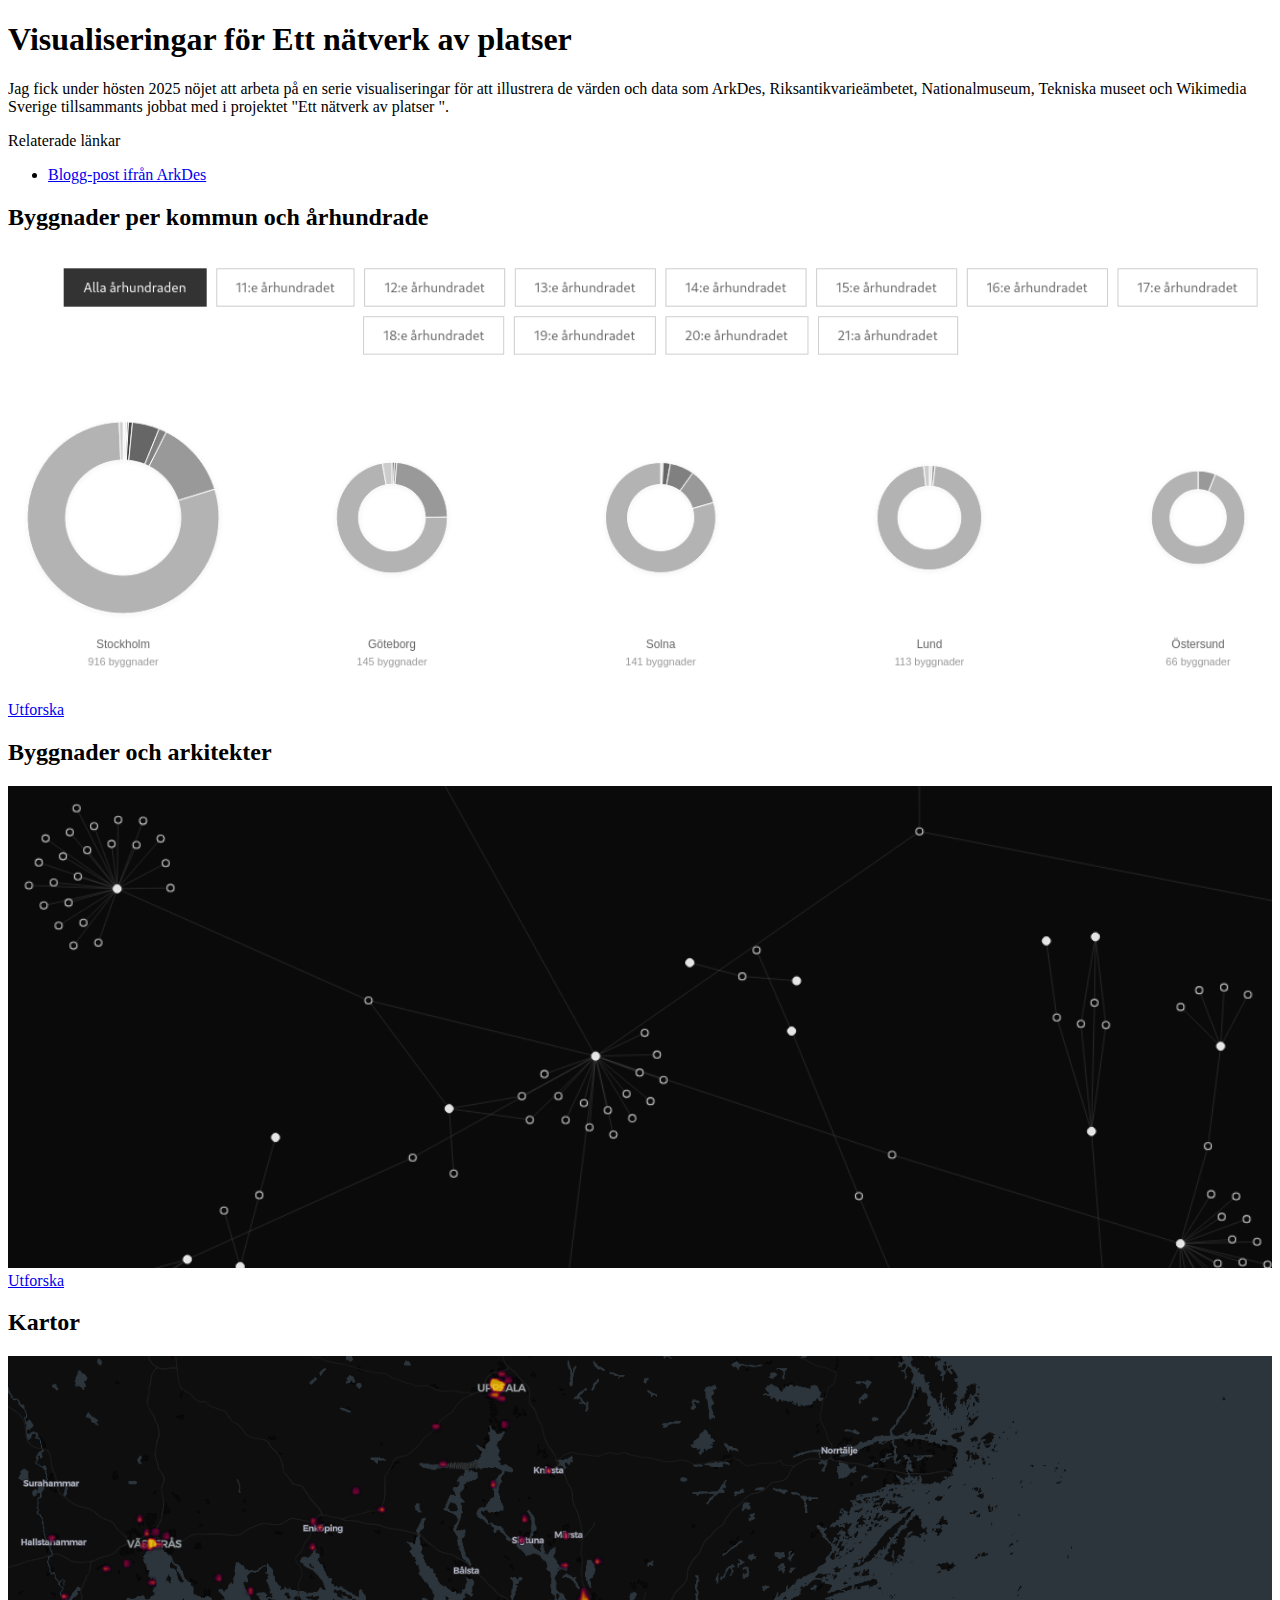
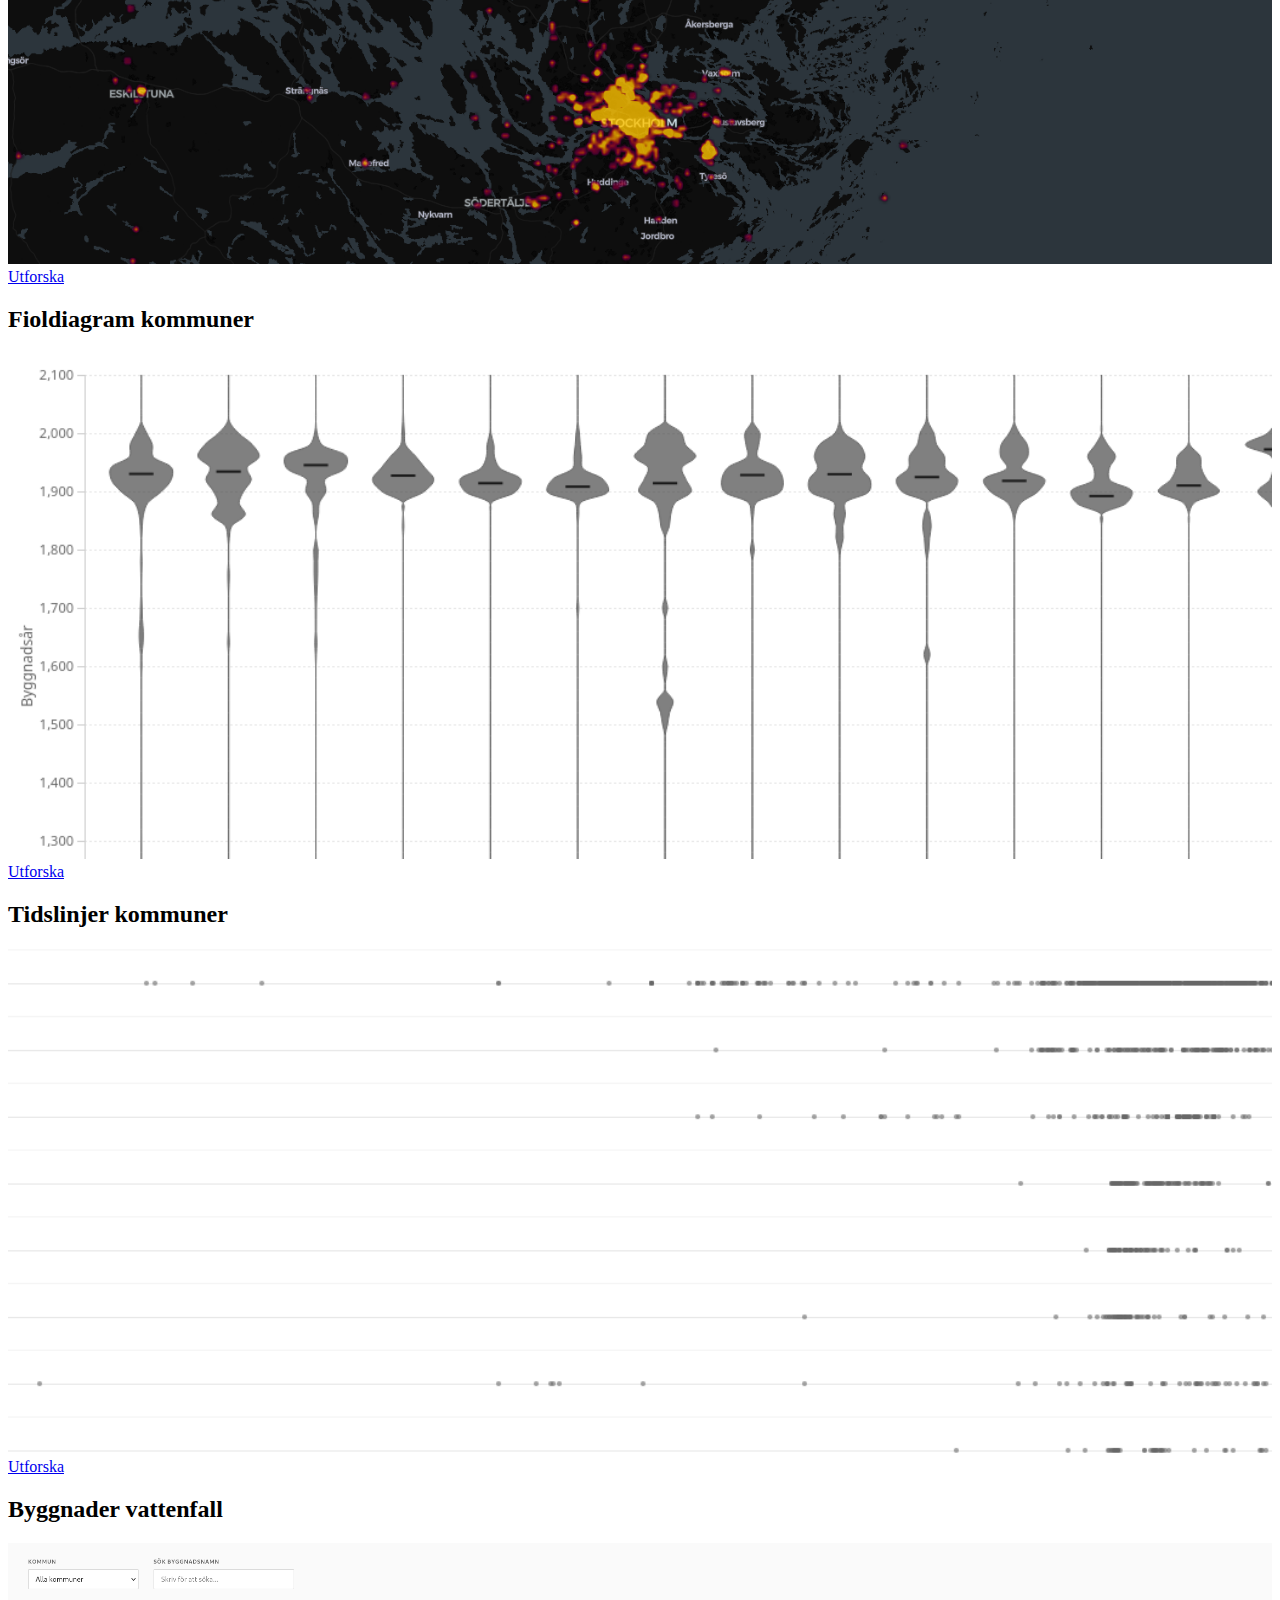
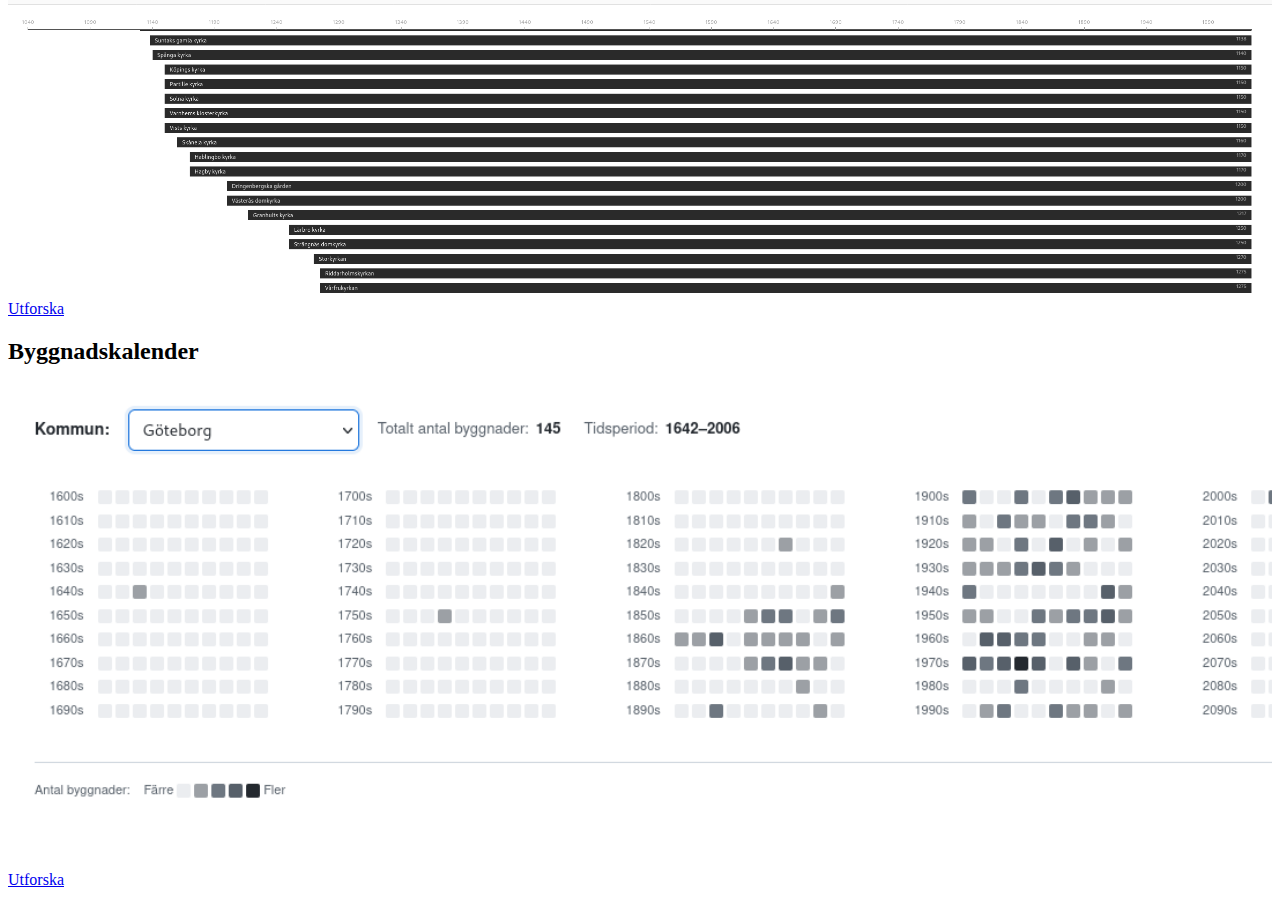
<file: index.html>
<!DOCTYPE html>
<html lang="sv">
<head>
    <meta charset="UTF-8">
    <meta name="robots" content="noindex">
    <meta http-equiv="X-UA-Compatible" content="IE=edge">
    <meta name="viewport" content="width=device-width, initial-scale=1.0">
    <title>Visualiseringar för Ett nätverk av platser</title>
    <link rel="stylesheet" href="https://byabbe.se/css/style.css">
    <style>
        img {
            width: 100%;
        }
    </style>
</head>
<body>
    <main>
        <h1>Visualiseringar för Ett nätverk av platser</h1>
        <p>Jag fick under hösten 2025 nöjet att arbeta på en serie visualiseringar för att illustrera de värden och data som ArkDes, Riksantikvarieämbetet, Nationalmuseum, Tekniska museet och Wikimedia Sverige tillsammants jobbat med i projektet "Ett nätverk av platser ". </p>
        <p>
            Relaterade länkar
            <ul>
                <li><a href="https://arkdes.se/nyheter/ett-natverk-av-platser/">Blogg-post ifrån ArkDes</a></li>
            </ul>
        </p>

        <h2>Byggnader per kommun och århundrade</h2>
        <img src="byggnader-per-kommun-och-arhundrade.png">
        <a href="byggnader-per-kommun-och-arhundrade">Utforska</a>

        <h2>Byggnader och arkitekter</h2>
        <img src="byggnader-och-arkitekter.png">
        <a href="byggnader-och-arkitekter">Utforska</a>

        <h2>Kartor</h2>
        <img src="kartor.png">
        <a href="kartor">Utforska</a>

        <h2>Fioldiagram kommuner</h2>
        <img src="fioldiagram-kommuner.png">
        <a href="fioldiagram-kommuner">Utforska</a>

        <h2>Tidslinjer kommuner</h2>
        <img src="tidslinjer-kommuner.png">
        <a href="tidslinjer-kommuner">Utforska</a>

        <h2>Byggnader vattenfall</h2>
        <img src="byggnader-vattenfall.png">
        <a href="byggnader-vattenfall">Utforska</a>

        <h2>Byggnadskalender</h2>
        <img src="byggnadskalender.png">
        <a href="byggnadskalender">Utforska</a>
    </main>
</body>
</html>
</file>
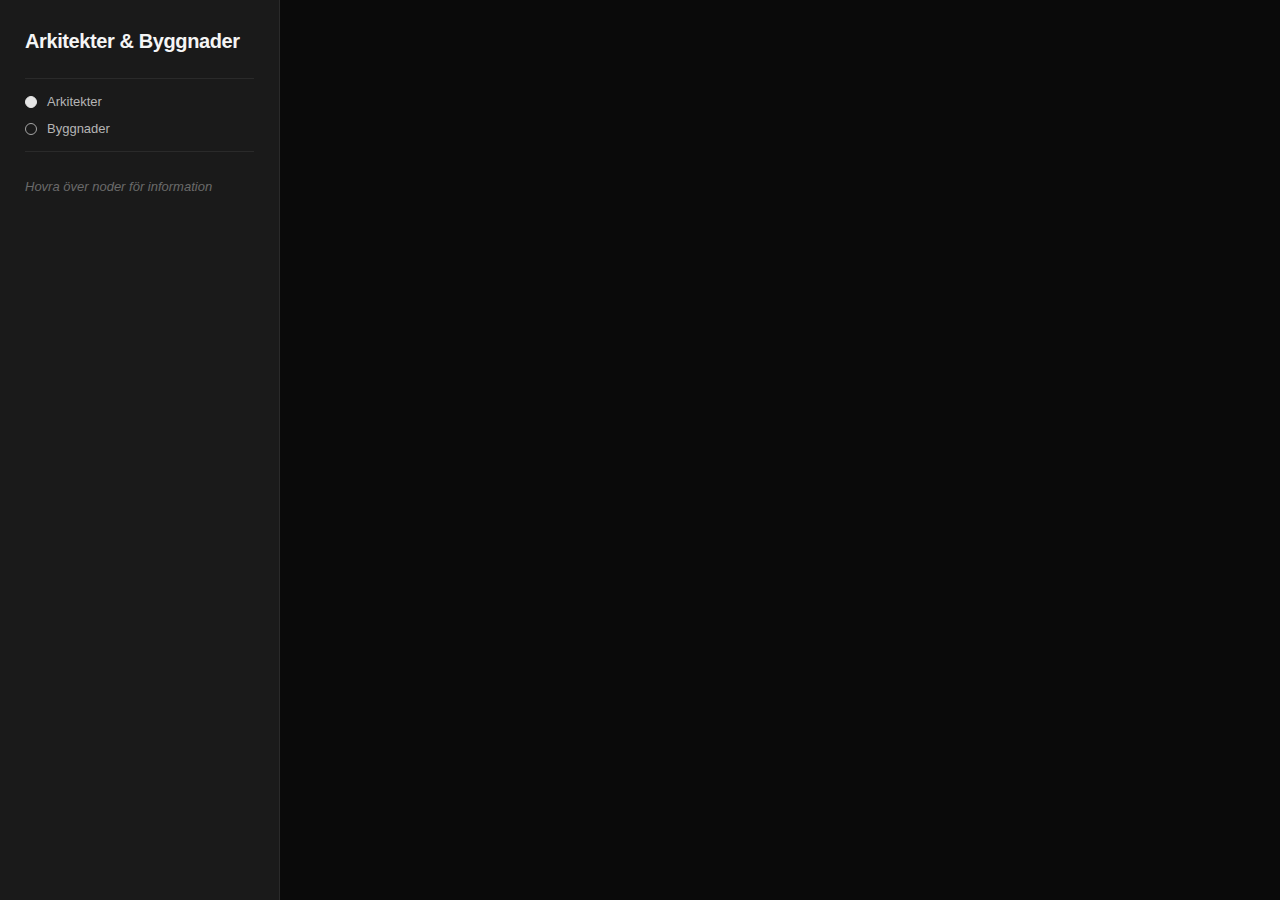
<file: byggnader-och-arkitekter/index.html>
<!DOCTYPE html>
<html lang="sv">
<head>
    <meta charset="UTF-8">
    <meta name="viewport" content="width=device-width, initial-scale=1.0">
    <title>Arkitekter och Byggnader</title>
    <script src="https://d3js.org/d3.v7.min.js"></script>
    <link rel="stylesheet" href="style.css">
</head>
<body>
    <div class="container">
        <div class="info-panel">
            <h1>Arkitekter & Byggnader</h1>
            <div class="legend">
                <div class="legend-item">
                    <div class="legend-circle architect"></div>
                    <span>Arkitekter</span>
                </div>
                <div class="legend-item">
                    <div class="legend-circle building"></div>
                    <span>Byggnader</span>
                </div>
            </div>
            <div id="node-info">
                <p class="hint">Hovra över noder för information</p>
            </div>
        </div>
        <svg id="graph"></svg>
    </div>
    <script src="script.js"></script>
</body>
</html>
</file>
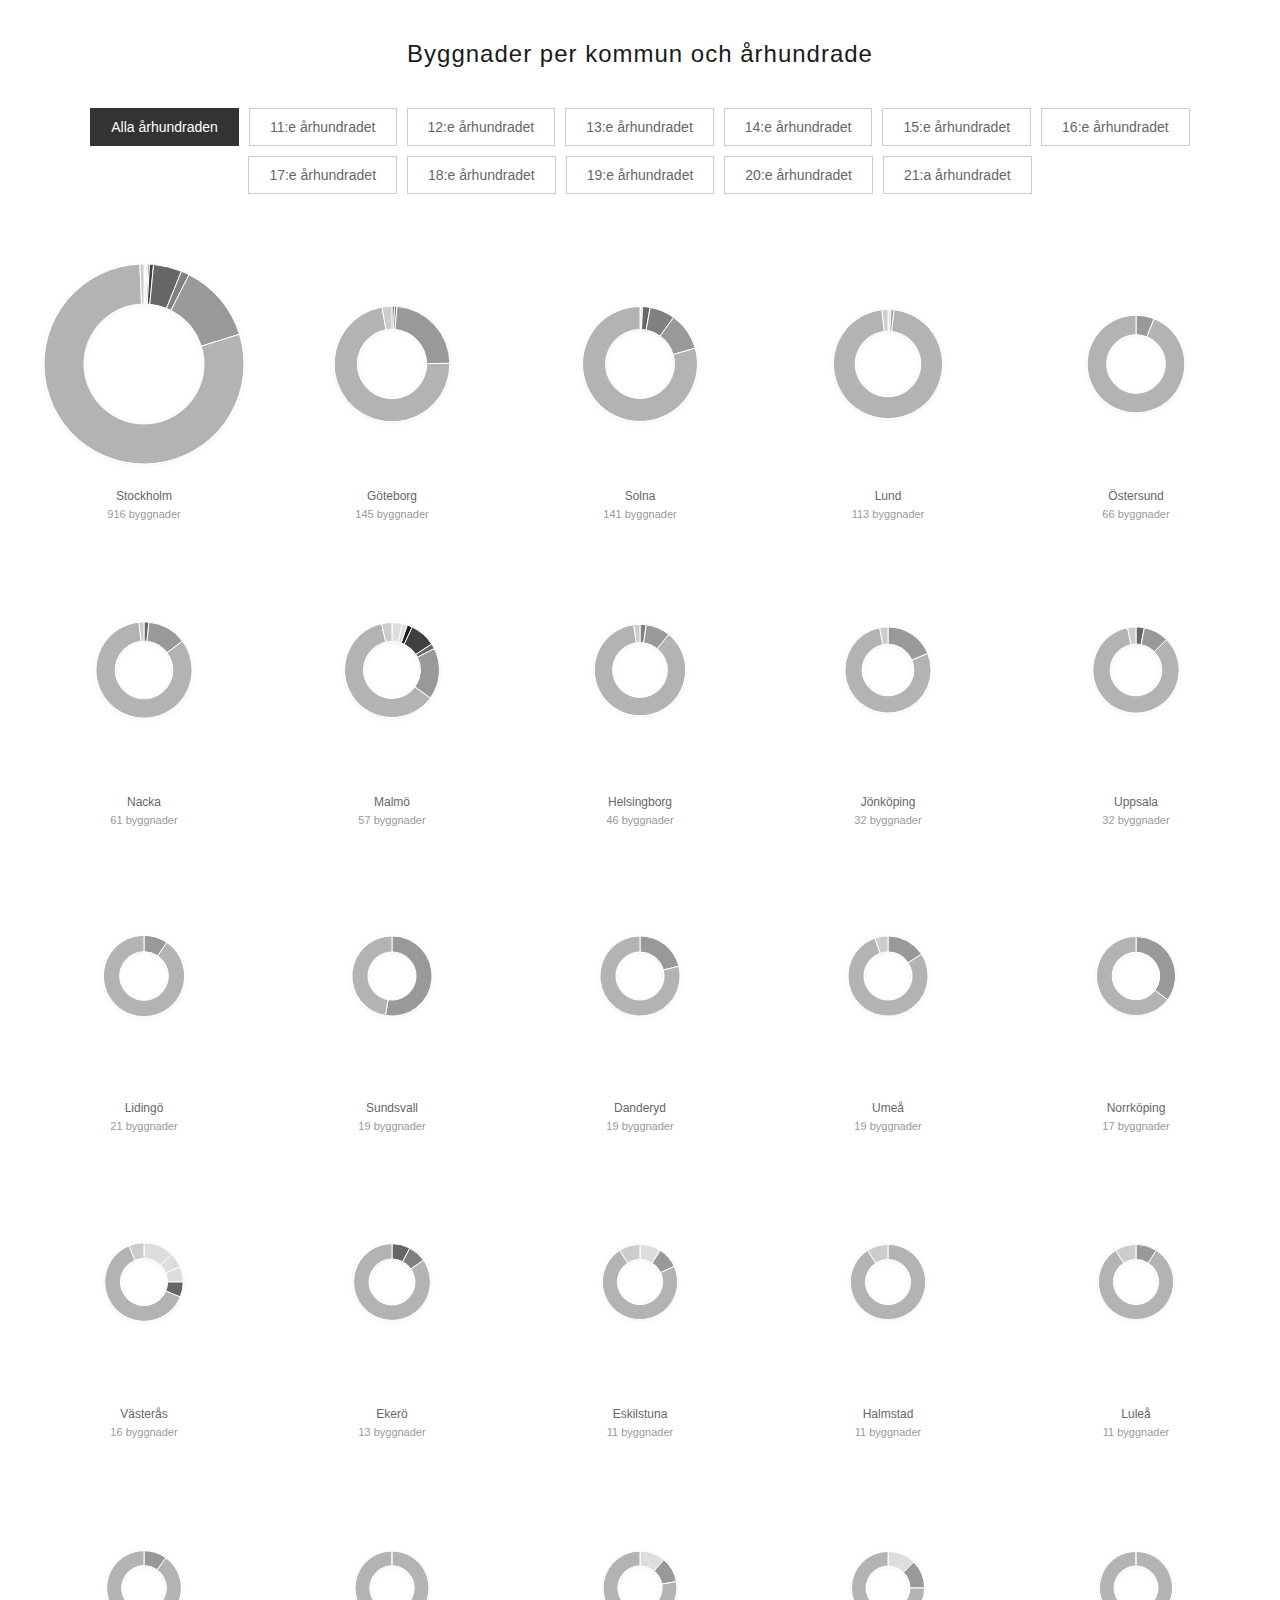
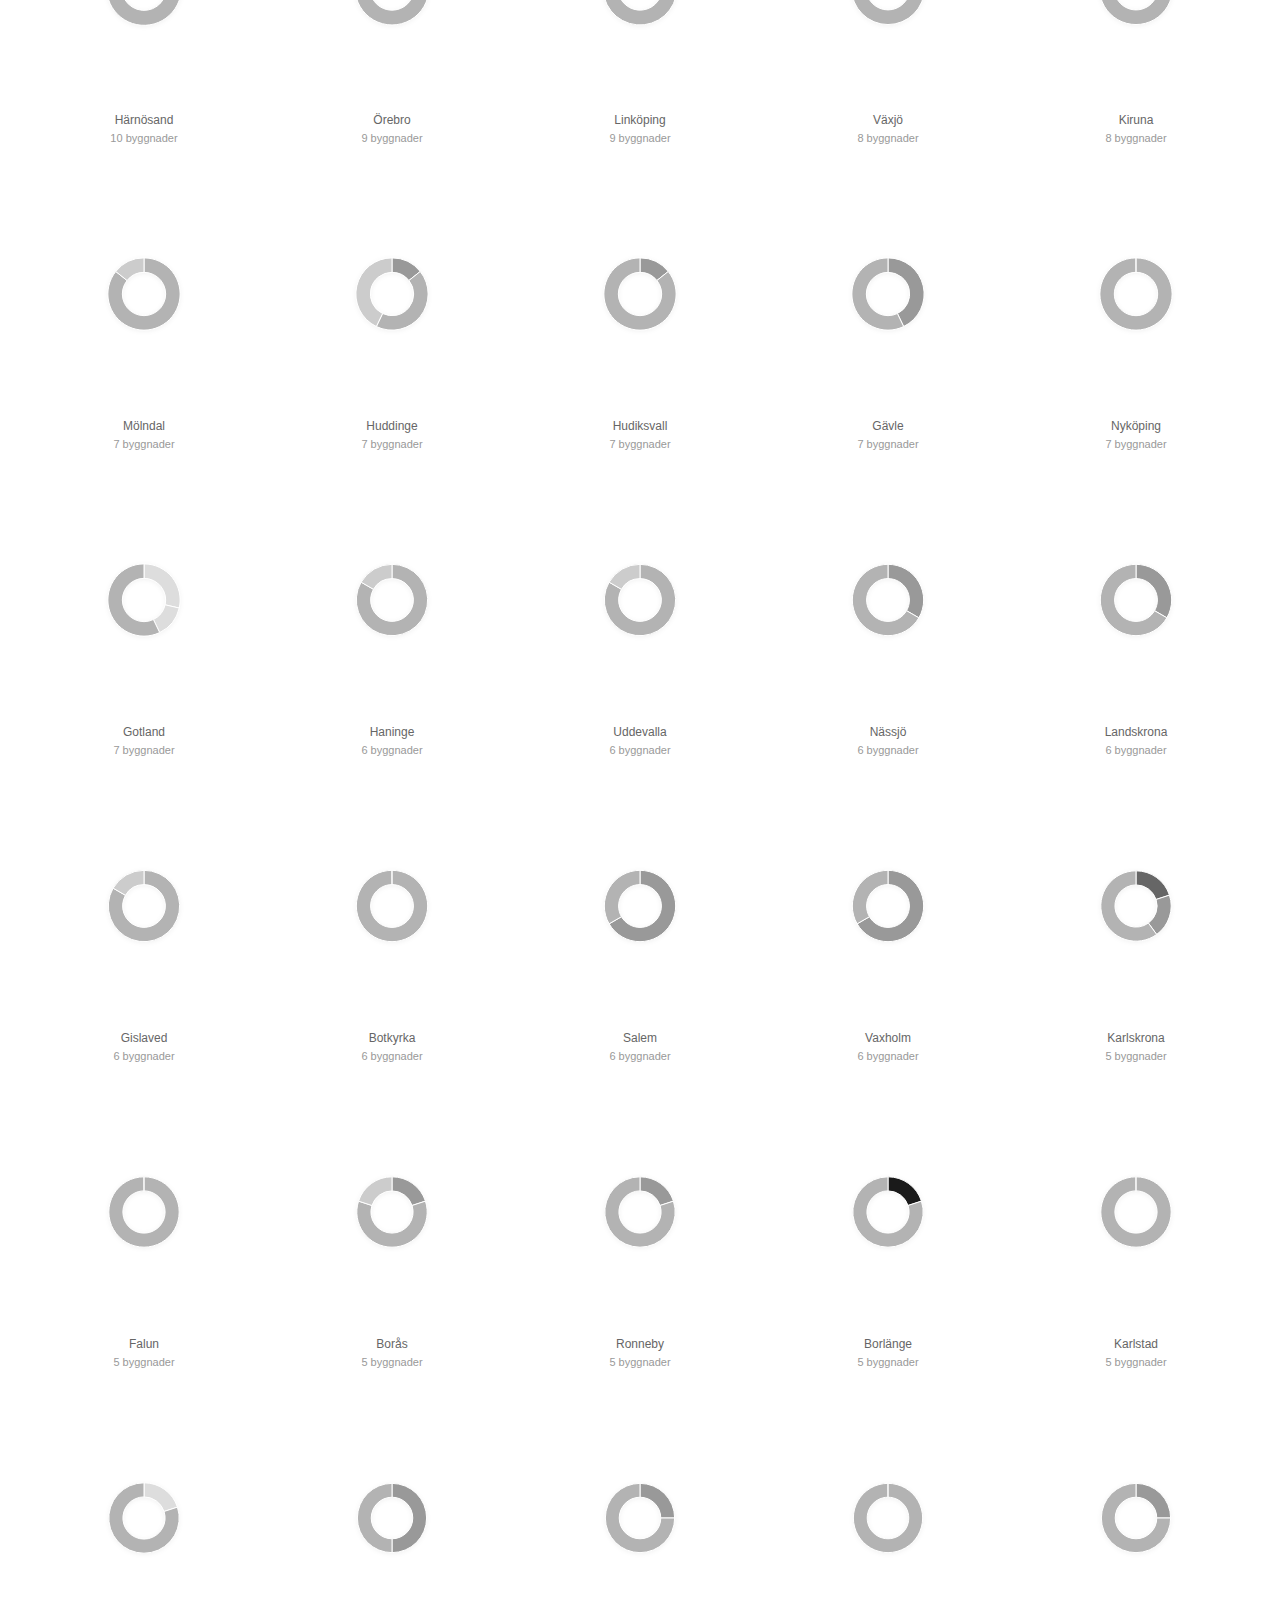
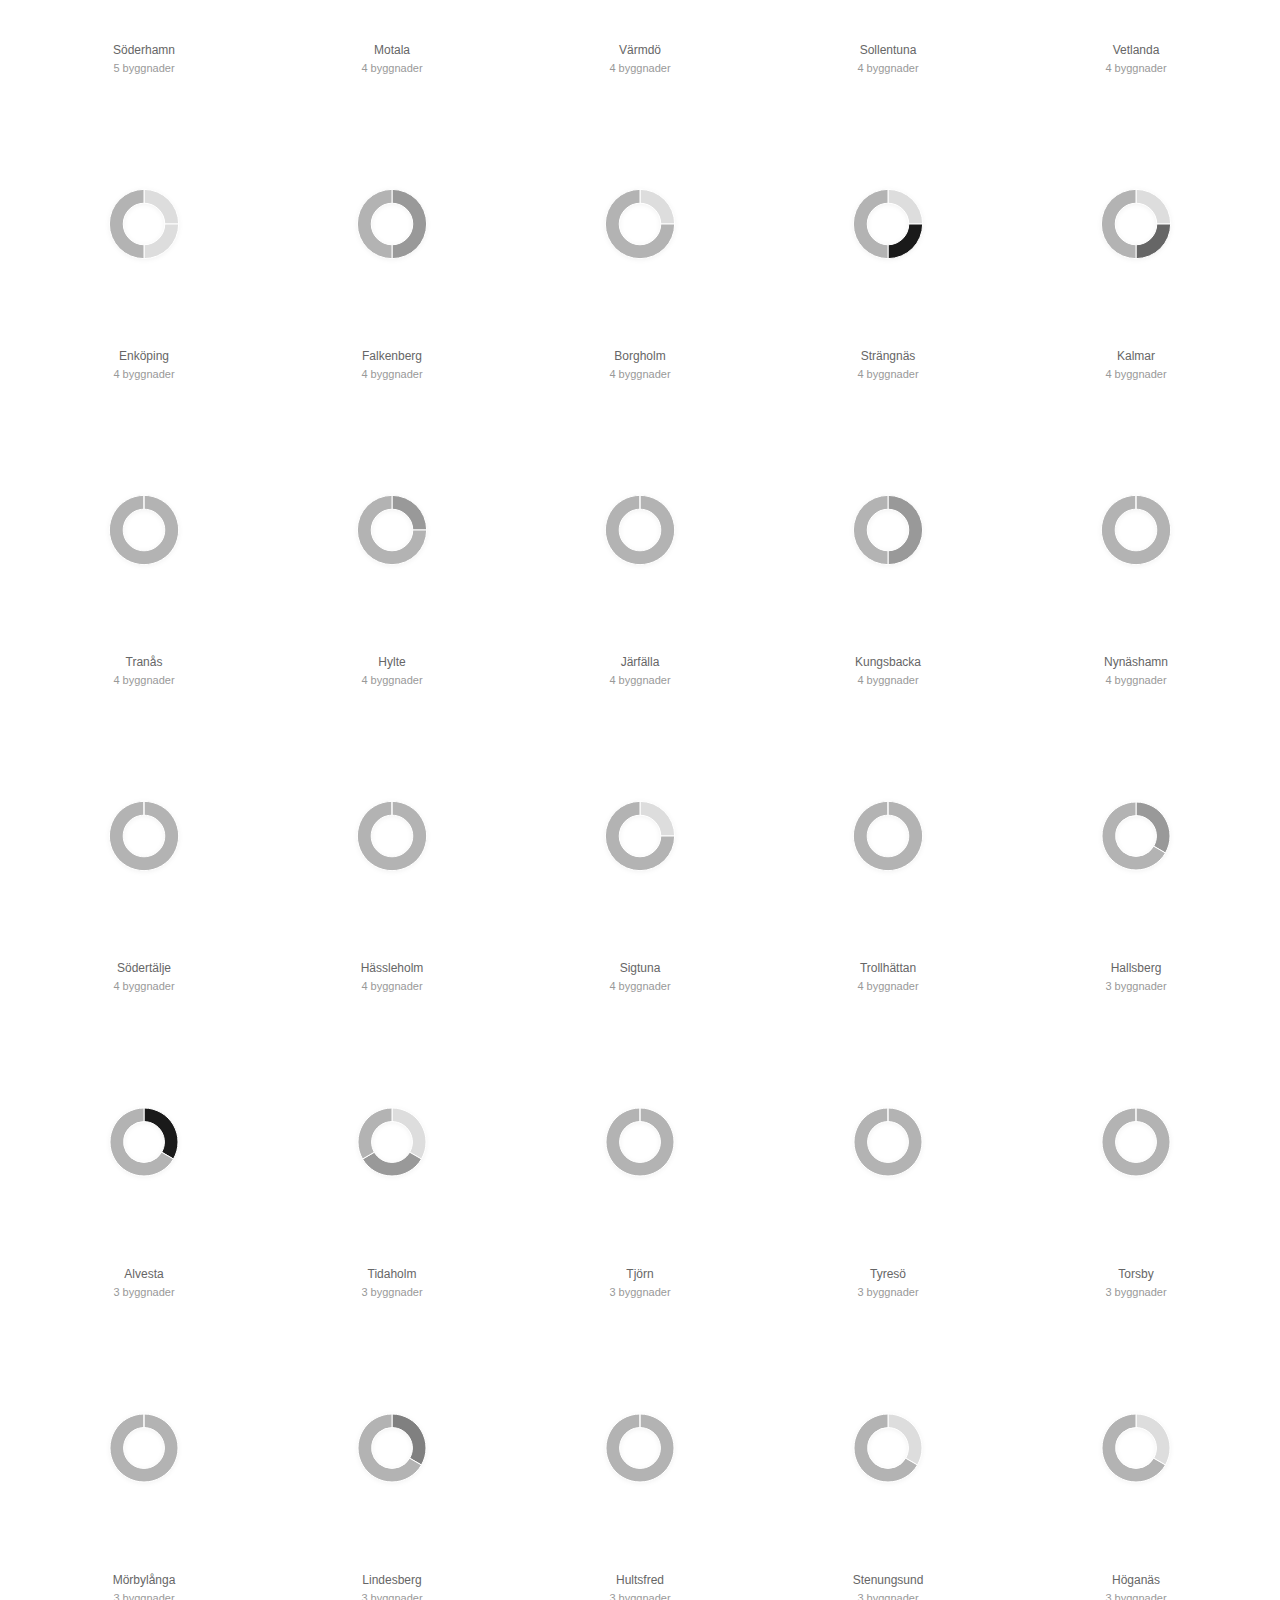
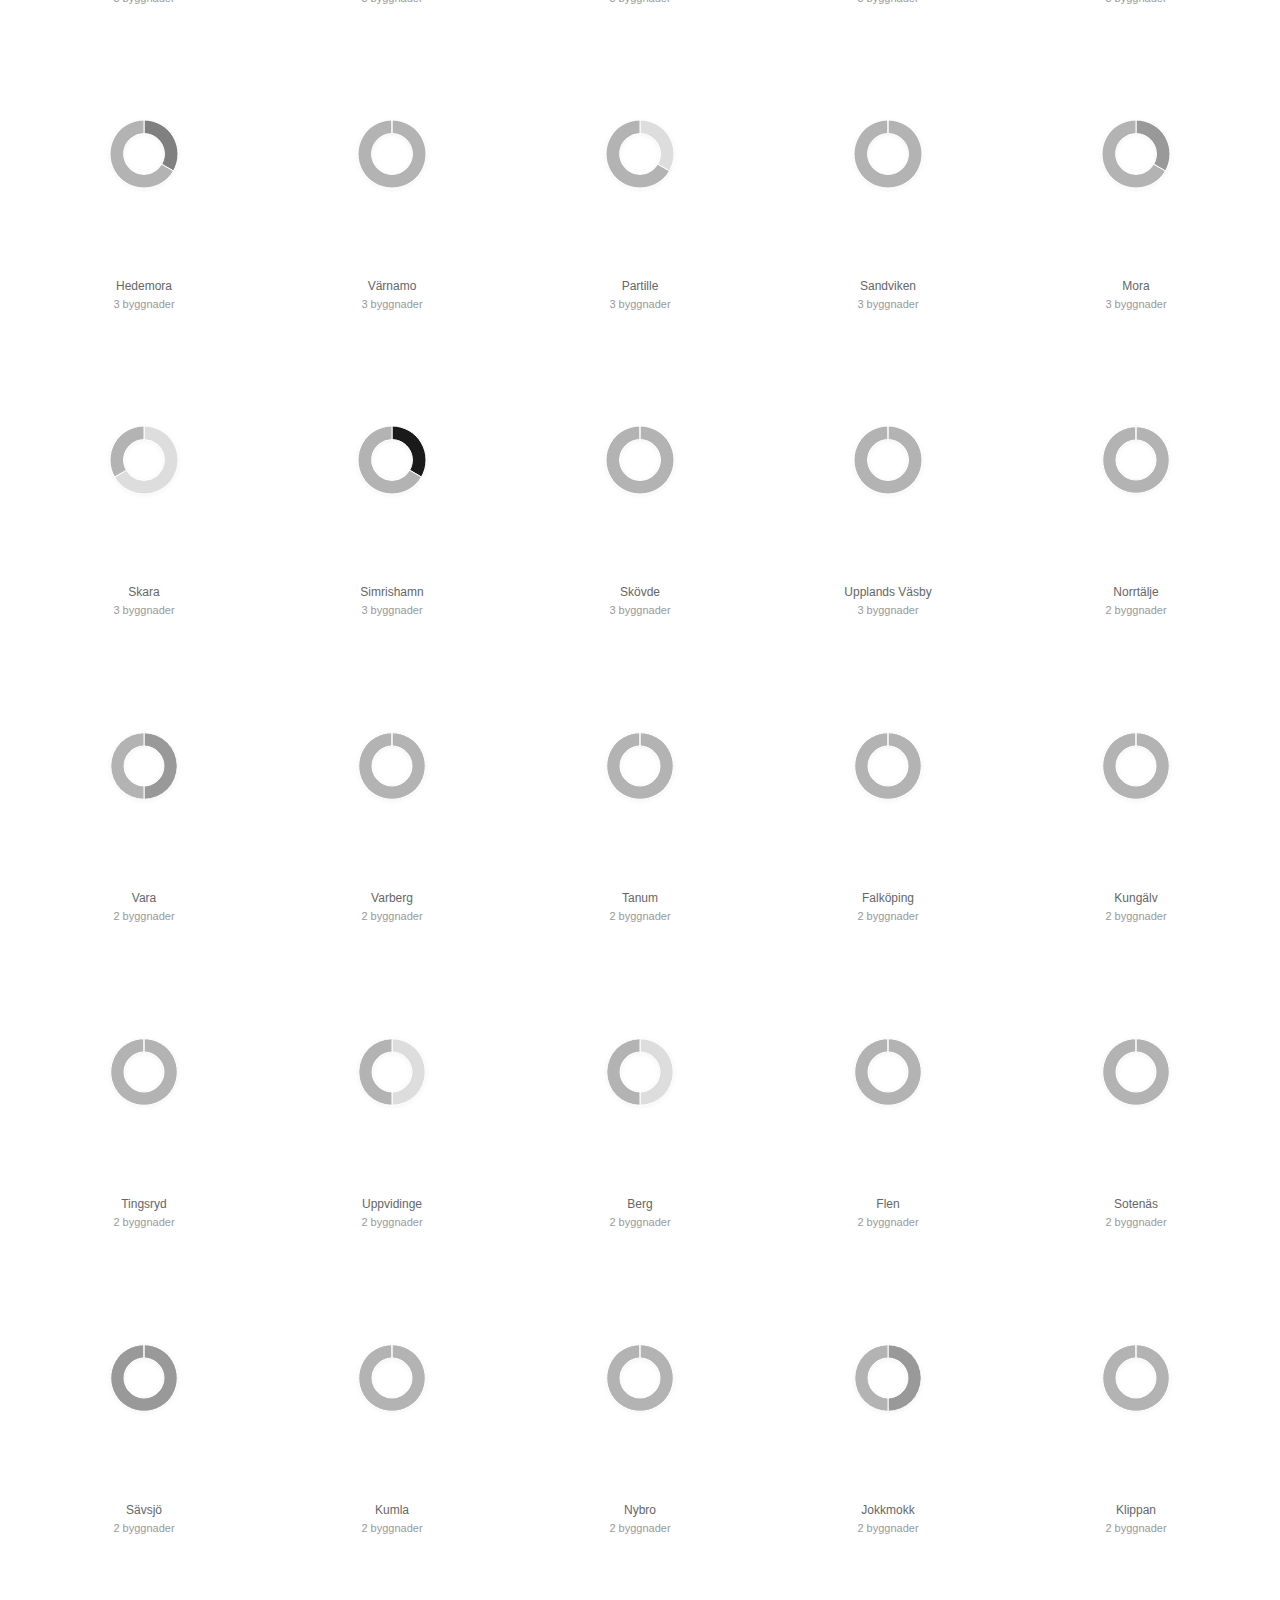
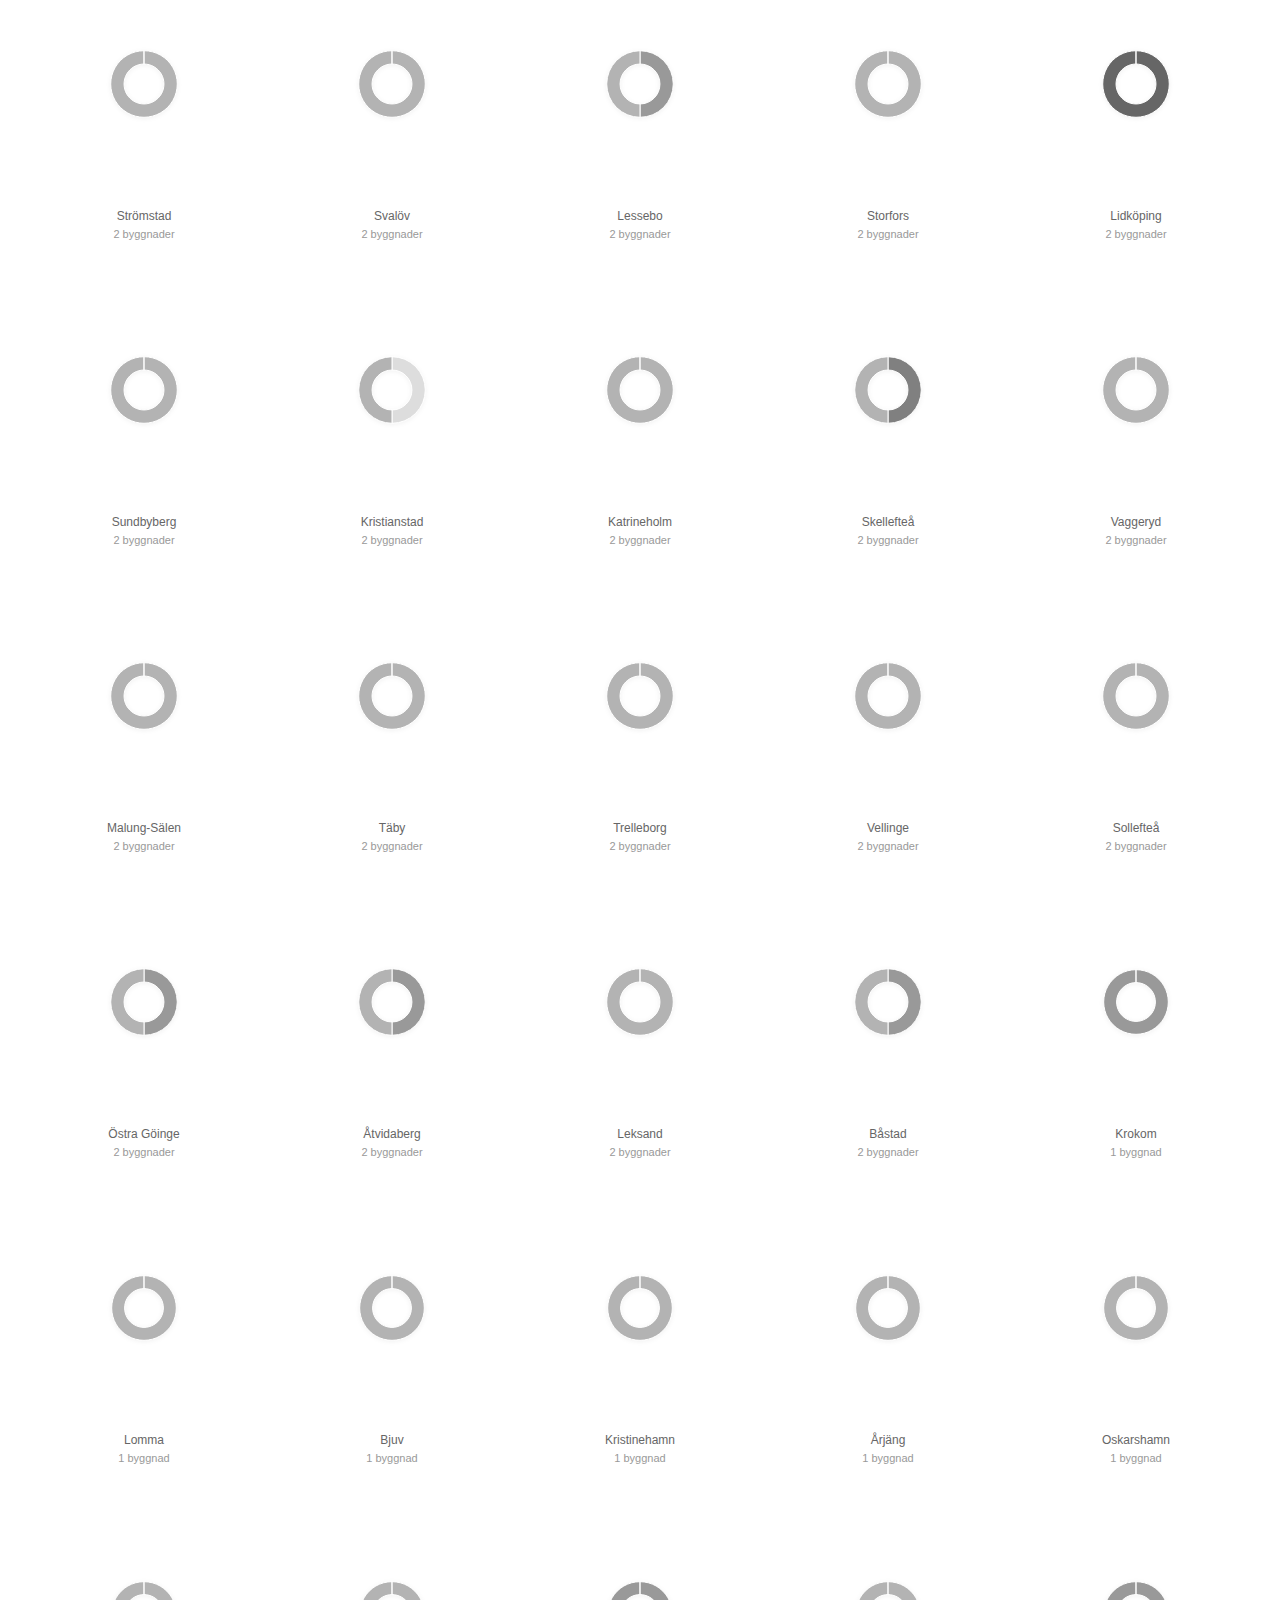
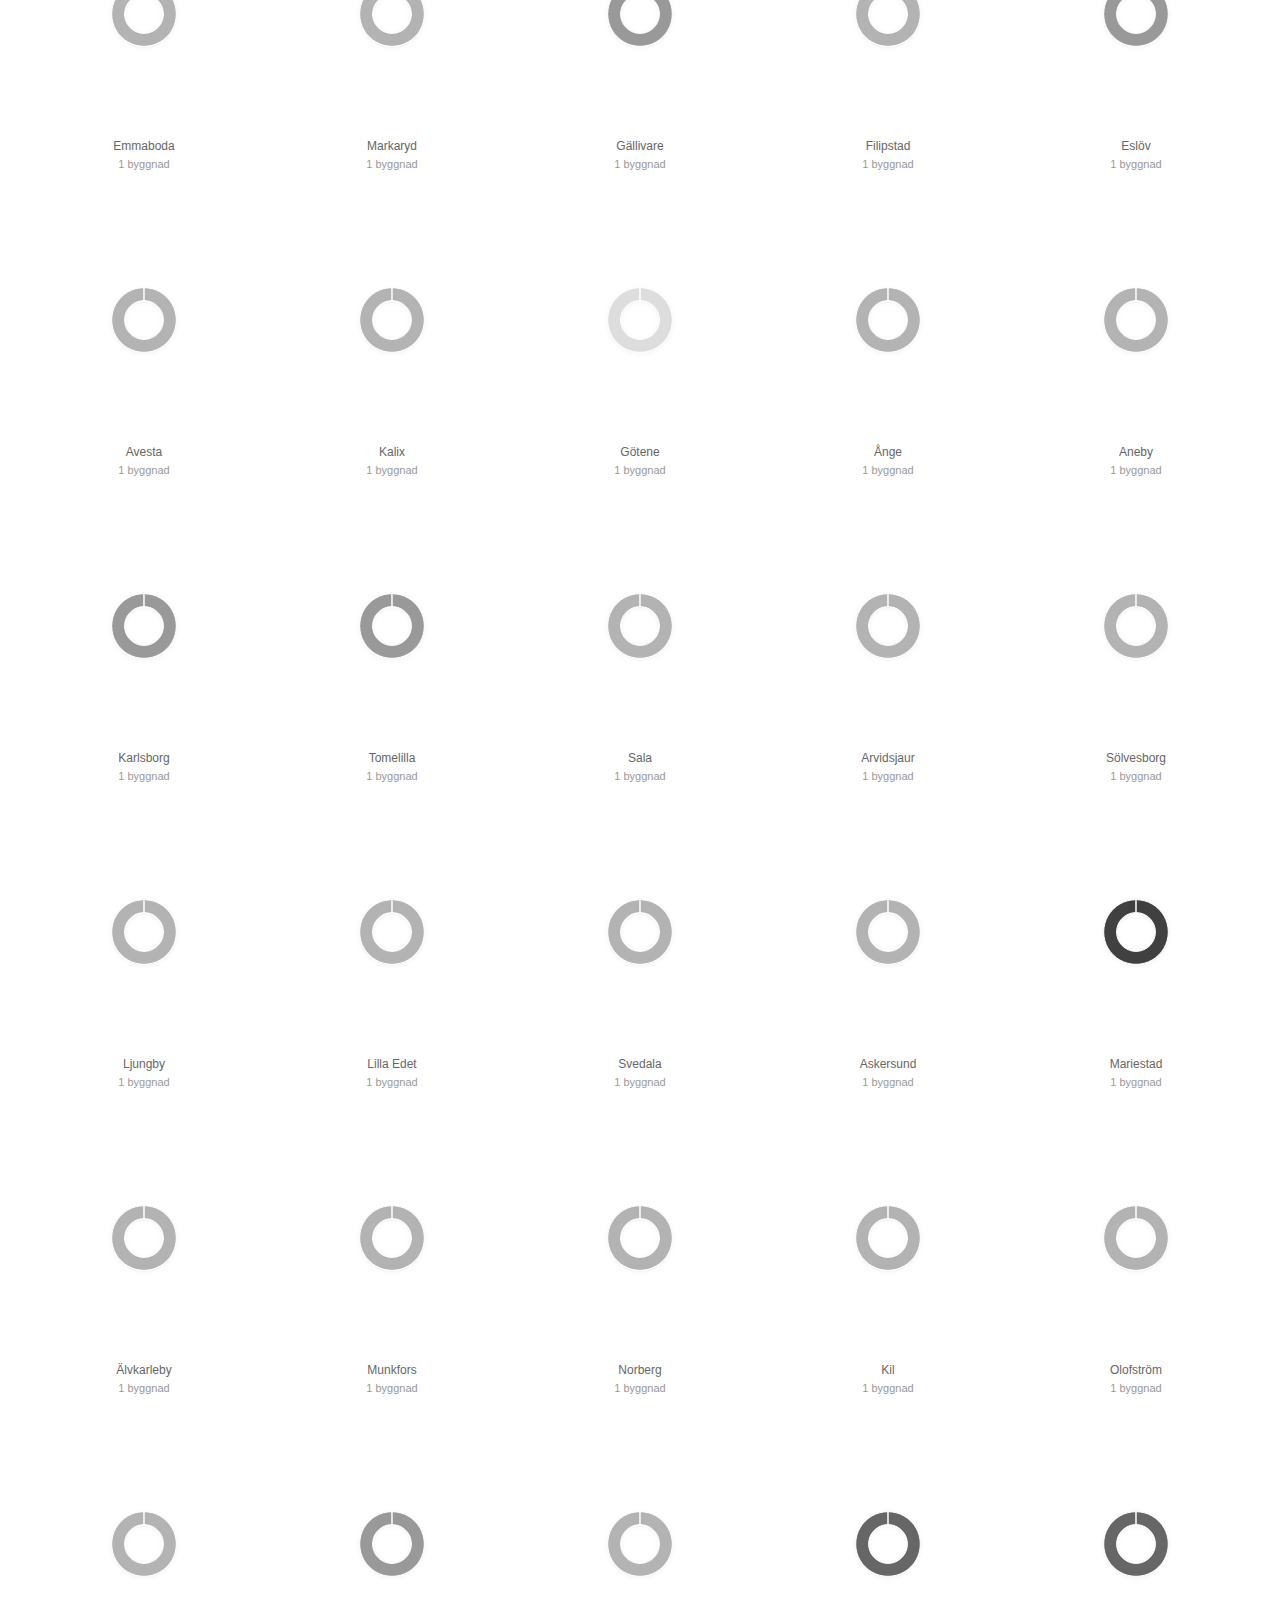
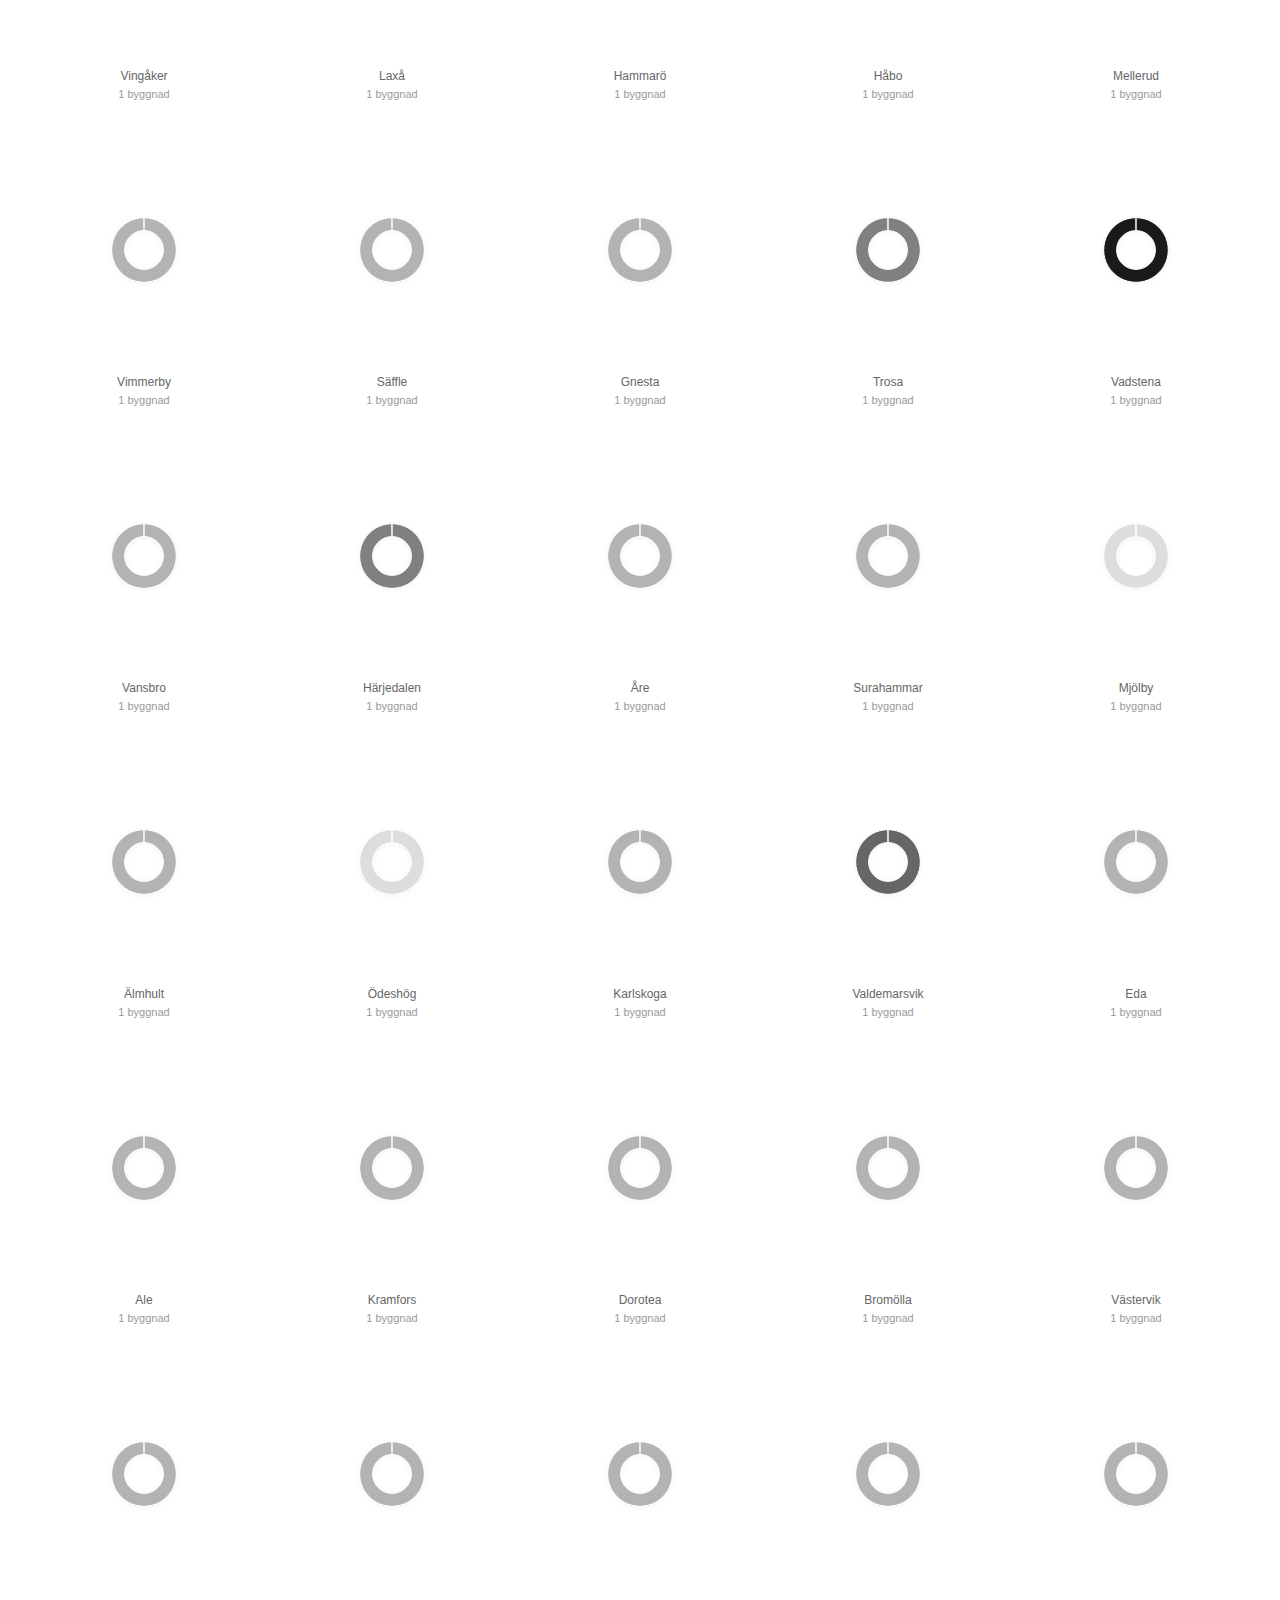
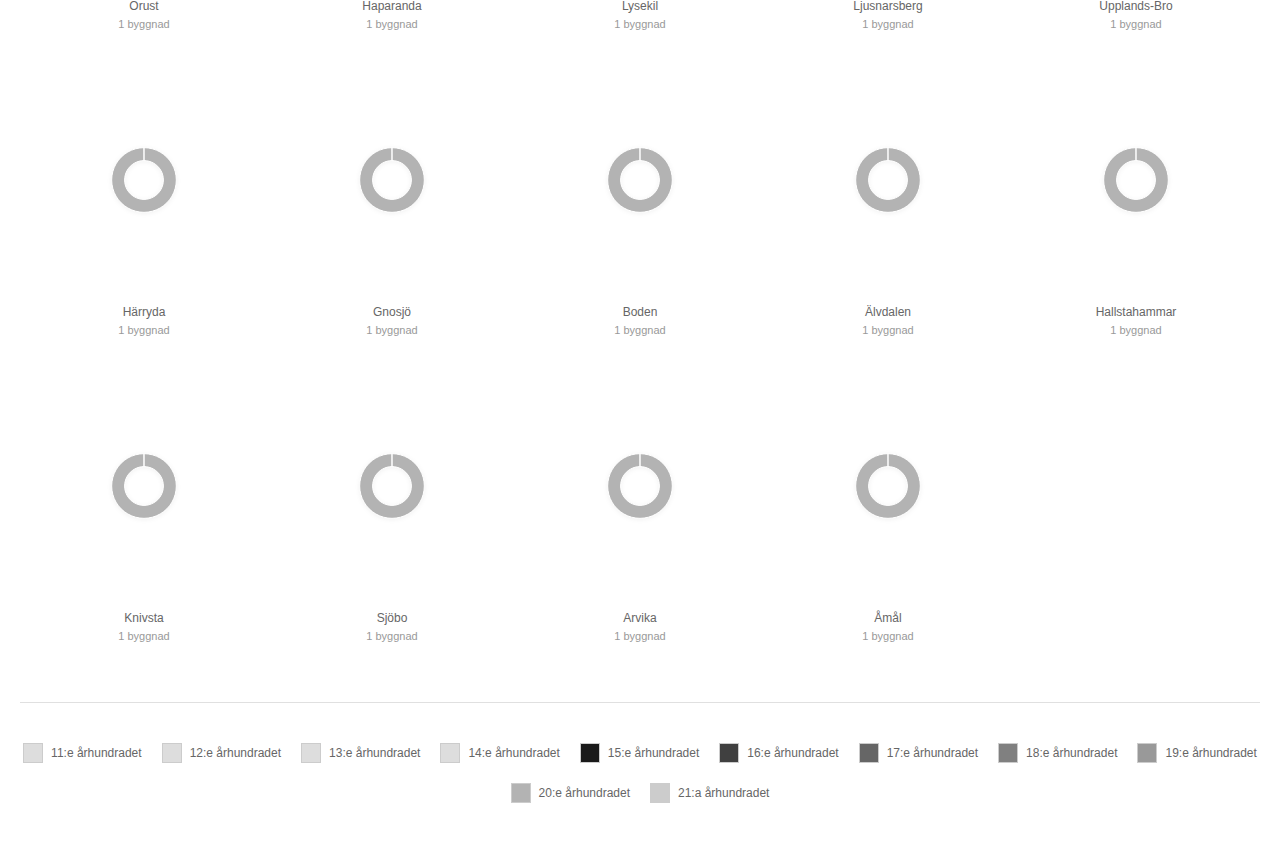
<file: byggnader-per-kommun-och-arhundrade/index.html>
<!DOCTYPE html>
<html lang="sv">
<head>
    <meta charset="UTF-8">
    <meta name="viewport" content="width=device-width, initial-scale=1.0">
    <title>Byggnader per kommun och århundrade</title>
    <style>
        * {
            margin: 0;
            padding: 0;
            box-sizing: border-box;
        }

        body {
            font-family: 'Helvetica Neue', Arial, sans-serif;
            background-color: #ffffff;
            color: #333333;
            padding: 40px 20px;
        }

        .container {
            max-width: 1400px;
            margin: 0 auto;
        }

        header {
            margin-bottom: 40px;
            text-align: center;
        }

        h1 {
            font-size: 24px;
            font-weight: 300;
            color: #1a1a1a;
            letter-spacing: 1px;
            margin-bottom: 20px;
        }

        .controls {
            display: flex;
            justify-content: center;
            gap: 10px;
            flex-wrap: wrap;
            margin-bottom: 40px;
        }

        .century-btn {
            padding: 10px 20px;
            border: 1px solid #cccccc;
            background-color: #ffffff;
            color: #666666;
            cursor: pointer;
            font-size: 14px;
            transition: all 0.2s ease;
        }

        .century-btn:hover {
            background-color: #f5f5f5;
            border-color: #999999;
        }

        .century-btn.active {
            background-color: #333333;
            color: #ffffff;
            border-color: #333333;
        }

        .charts-container {
            display: grid;
            grid-template-columns: repeat(auto-fill, minmax(200px, 1fr));
            gap: 40px;
            padding: 20px;
        }

        .chart-wrapper {
            display: flex;
            flex-direction: column;
            align-items: center;
            justify-content: center;
        }

        .chart-title {
            margin-top: 15px;
            font-size: 12px;
            color: #666666;
            text-align: center;
            font-weight: 400;
        }

        .chart-count {
            font-size: 11px;
            color: #999999;
            margin-top: 5px;
        }

        .legend {
            display: flex;
            justify-content: center;
            gap: 20px;
            flex-wrap: wrap;
            margin-top: 40px;
            padding-top: 40px;
            border-top: 1px solid #e0e0e0;
        }

        .legend-item {
            display: flex;
            align-items: center;
            gap: 8px;
            font-size: 12px;
            color: #666666;
        }

        .legend-color {
            width: 20px;
            height: 20px;
            border: 1px solid #cccccc;
        }

        svg {
            filter: drop-shadow(0 1px 2px rgba(0, 0, 0, 0.05));
        }

        svg path {
            cursor: pointer;
            transition: opacity 0.15s ease;
        }

        svg path:hover {
            opacity: 0.8;
        }

        .tooltip {
            position: fixed;
            background-color: rgba(26, 26, 26, 0.95);
            color: #ffffff;
            padding: 8px 12px;
            font-size: 12px;
            pointer-events: none;
            opacity: 0;
            transition: opacity 0.15s ease;
            z-index: 1000;
            white-space: nowrap;
            border: 1px solid #404040;
        }

        .tooltip.visible {
            opacity: 1;
        }
    </style>
</head>
<body>
    <div class="container">
        <header>
            <h1>Byggnader per kommun och århundrade</h1>
        </header>

        <div class="controls" id="controls"></div>

        <div class="charts-container" id="charts"></div>

        <div class="legend" id="legend"></div>
    </div>

    <div class="tooltip" id="tooltip"></div>

    <script>
        // Global state
        let municipalitiesData = null;
        let centuriesData = null;

        // Tooltip functions
        const tooltip = document.getElementById('tooltip');

        function showTooltip(text, event) {
            tooltip.textContent = text;
            tooltip.classList.add('visible');
            updateTooltipPosition(event);
        }

        function hideTooltip() {
            tooltip.classList.remove('visible');
        }

        function updateTooltipPosition(event) {
            const offset = 10;
            tooltip.style.left = (event.clientX + offset) + 'px';
            tooltip.style.top = (event.clientY + offset) + 'px';
        }

        // Filter function
        function filterByCentury(century) {
            // Update button states
            document.querySelectorAll('.century-btn').forEach(btn => {
                btn.classList.remove('active');
                // Check if this button matches the selected century
                if (century === null && btn.textContent === 'Alla århundraden') {
                    btn.classList.add('active');
                } else if (century !== null && btn.textContent === centuryLabel(century)) {
                    btn.classList.add('active');
                }
            });

            // Re-render charts with the new filter
            renderCharts(municipalitiesData, century);
        }

        // CSV parsing function
        function parseCSV(text) {
            const lines = text.trim().split('\n');
            const data = [];

            for (let i = 1; i < lines.length; i++) {
                const matches = lines[i].match(/(".*?"|[^,]+)(?=\s*,|\s*$)/g);
                if (matches && matches.length >= 4) {
                    const year = parseInt(matches[2].replace(/"/g, ''));
                    const municipality = matches[3].replace(/"/g, '');

                    if (!isNaN(year) && municipality) {
                        data.push({
                            building: matches[0].replace(/"/g, ''),
                            name: matches[1].replace(/"/g, ''),
                            year: year,
                            municipality: municipality
                        });
                    }
                }
            }

            return data;
        }

        // Get century from year
        function getCentury(year) {
            return Math.floor((year - 1) / 100) + 1;
        }

        // Century to label
        function centuryLabel(century) {
            // Swedish ordinals: most centuries end in "e", but 21st is "a"
            const suffix = century === 21 ? 'a' : 'e';
            return `${century}:${suffix} århundradet`;
        }

        // Gray color palette for centuries
        const centuryColors = {
            15: '#1a1a1a',
            16: '#404040',
            17: '#666666',
            18: '#808080',
            19: '#999999',
            20: '#b3b3b3',
            21: '#cccccc'
        };

        // Group data by municipality and century
        function processData(buildings) {
            const municipalities = {};
            const centuries = new Set();

            buildings.forEach(building => {
                const century = getCentury(building.year);
                centuries.add(century);

                if (!municipalities[building.municipality]) {
                    municipalities[building.municipality] = {
                        total: 0,
                        centuries: {}
                    };
                }

                municipalities[building.municipality].total++;

                if (!municipalities[building.municipality].centuries[century]) {
                    municipalities[building.municipality].centuries[century] = 0;
                }

                municipalities[building.municipality].centuries[century]++;
            });

            return { municipalities, centuries: Array.from(centuries).sort() };
        }

        // Create donut chart SVG
        function createDonutChart(municipalityData, municipality, maxCount, selectedCentury) {
            const centuries = municipalityData.centuries;

            // Calculate size based on count
            let sizeCount = municipalityData.total;
            if (selectedCentury) {
                sizeCount = centuries[selectedCentury] || 0;
            }

            const minSize = 60;
            const maxSize = 200;
            const size = minSize + (maxSize - minSize) * Math.sqrt(sizeCount / maxCount);

            const svg = document.createElementNS('http://www.w3.org/2000/svg', 'svg');
            svg.setAttribute('width', maxSize + 20);
            svg.setAttribute('height', maxSize + 20);
            svg.setAttribute('viewBox', `0 0 ${maxSize + 20} ${maxSize + 20}`);

            const centerX = (maxSize + 20) / 2;
            const centerY = (maxSize + 20) / 2;
            const radius = size / 2;
            const innerRadius = radius * 0.6;

            // Calculate total for percentages and filter by selected century if applicable
            let total = 0;
            let centuryEntries = Object.entries(centuries);

            // Filter to only selected century if a filter is active
            if (selectedCentury) {
                centuryEntries = centuryEntries.filter(([century, _]) => parseInt(century) === selectedCentury);
            }

            centuryEntries.forEach(([_, count]) => {
                total += count;
            });

            // Draw donut segments
            let currentAngle = -Math.PI / 2; // Start at top

            centuryEntries.sort((a, b) => parseInt(a[0]) - parseInt(b[0])).forEach(([century, count]) => {
                const percentage = count / total;
                let angleSize = percentage * 2 * Math.PI;

                if (angleSize > 0) {
                    // Handle full circle case - SVG arcs can't draw exactly 360 degrees
                    if (angleSize >= 2 * Math.PI - 0.001) {
                        angleSize = 2 * Math.PI - 0.001;
                    }

                    const endAngle = currentAngle + angleSize;

                    const x1 = centerX + Math.cos(currentAngle) * radius;
                    const y1 = centerY + Math.sin(currentAngle) * radius;
                    const x2 = centerX + Math.cos(endAngle) * radius;
                    const y2 = centerY + Math.sin(endAngle) * radius;

                    const x3 = centerX + Math.cos(endAngle) * innerRadius;
                    const y3 = centerY + Math.sin(endAngle) * innerRadius;
                    const x4 = centerX + Math.cos(currentAngle) * innerRadius;
                    const y4 = centerY + Math.sin(currentAngle) * innerRadius;

                    const largeArc = angleSize > Math.PI ? 1 : 0;

                    const path = document.createElementNS('http://www.w3.org/2000/svg', 'path');
                    const d = [
                        `M ${x1} ${y1}`,
                        `A ${radius} ${radius} 0 ${largeArc} 1 ${x2} ${y2}`,
                        `L ${x3} ${y3}`,
                        `A ${innerRadius} ${innerRadius} 0 ${largeArc} 0 ${x4} ${y4}`,
                        'Z'
                    ].join(' ');

                    path.setAttribute('d', d);
                    path.setAttribute('fill', centuryColors[century] || '#dddddd');
                    path.setAttribute('stroke', '#ffffff');
                    path.setAttribute('stroke-width', '1');

                    // Add custom tooltip on hover
                    const tooltipText = `${centuryLabel(century)}: ${count} ${count === 1 ? 'byggnad' : 'byggnader'}`;
                    path.addEventListener('mouseenter', (e) => showTooltip(tooltipText, e));
                    path.addEventListener('mousemove', updateTooltipPosition);
                    path.addEventListener('mouseleave', hideTooltip);

                    // Add click handler to filter by century
                    const centuryNum = parseInt(century);
                    path.addEventListener('click', () => {
                        filterByCentury(centuryNum);
                    });

                    svg.appendChild(path);

                    currentAngle = endAngle;
                }
            });

            return svg;
        }

        // Render all charts
        function renderCharts(municipalities, selectedCentury) {
            const chartsContainer = document.getElementById('charts');
            chartsContainer.innerHTML = '';

            // Find max count for scaling
            let maxCount = 0;
            Object.values(municipalities).forEach(data => {
                if (selectedCentury) {
                    const count = data.centuries[selectedCentury] || 0;
                    maxCount = Math.max(maxCount, count);
                } else {
                    maxCount = Math.max(maxCount, data.total);
                }
            });

            // Sort municipalities by count (descending)
            const sortedMunicipalities = Object.entries(municipalities).sort((a, b) => {
                const countA = selectedCentury ? (a[1].centuries[selectedCentury] || 0) : a[1].total;
                const countB = selectedCentury ? (b[1].centuries[selectedCentury] || 0) : b[1].total;
                return countB - countA;
            });

            sortedMunicipalities.forEach(([municipality, data]) => {
                const count = selectedCentury ? (data.centuries[selectedCentury] || 0) : data.total;

                // Skip if no buildings in selected century
                if (selectedCentury && count === 0) return;

                const wrapper = document.createElement('div');
                wrapper.className = 'chart-wrapper';

                const svg = createDonutChart(data, municipality, maxCount, selectedCentury);
                wrapper.appendChild(svg);

                const title = document.createElement('div');
                title.className = 'chart-title';
                title.textContent = municipality;
                wrapper.appendChild(title);

                const countDiv = document.createElement('div');
                countDiv.className = 'chart-count';
                countDiv.textContent = `${count} ${count !== 1 ? 'byggnader' : 'byggnad'}`;
                wrapper.appendChild(countDiv);

                chartsContainer.appendChild(wrapper);
            });
        }

        // Render controls
        function renderControls(centuries, municipalities) {
            const controlsContainer = document.getElementById('controls');
            controlsContainer.innerHTML = '';

            // All button
            const allBtn = document.createElement('button');
            allBtn.className = 'century-btn active';
            allBtn.textContent = 'Alla århundraden';
            allBtn.onclick = () => filterByCentury(null);
            controlsContainer.appendChild(allBtn);

            // Century buttons
            centuries.forEach(century => {
                const btn = document.createElement('button');
                btn.className = 'century-btn';
                btn.textContent = centuryLabel(century);
                btn.onclick = () => filterByCentury(century);
                controlsContainer.appendChild(btn);
            });
        }

        // Render legend
        function renderLegend(centuries) {
            const legendContainer = document.getElementById('legend');
            legendContainer.innerHTML = '';

            centuries.forEach(century => {
                const item = document.createElement('div');
                item.className = 'legend-item';

                const color = document.createElement('div');
                color.className = 'legend-color';
                color.style.backgroundColor = centuryColors[century] || '#dddddd';

                const label = document.createElement('span');
                label.textContent = centuryLabel(century);

                item.appendChild(color);
                item.appendChild(label);
                legendContainer.appendChild(item);
            });
        }

        // Load and process CSV
        fetch('Byggnader med startdatum, kommuner.csv')
            .then(response => response.text())
            .then(csvText => {
                const buildings = parseCSV(csvText);
                const { municipalities, centuries } = processData(buildings);

                // Store in global state
                municipalitiesData = municipalities;
                centuriesData = centuries;

                renderControls(centuries, municipalities);
                renderLegend(centuries);
                renderCharts(municipalities, null);
            })
            .catch(error => {
                console.error('Error loading CSV:', error);
                document.getElementById('charts').innerHTML =
                    '<p style="text-align: center; color: #999;">Fel vid inläsning av data. Kontrollera att CSV-filen finns i samma katalog.</p>';
            });
    </script>
</body>
</html>
</file>
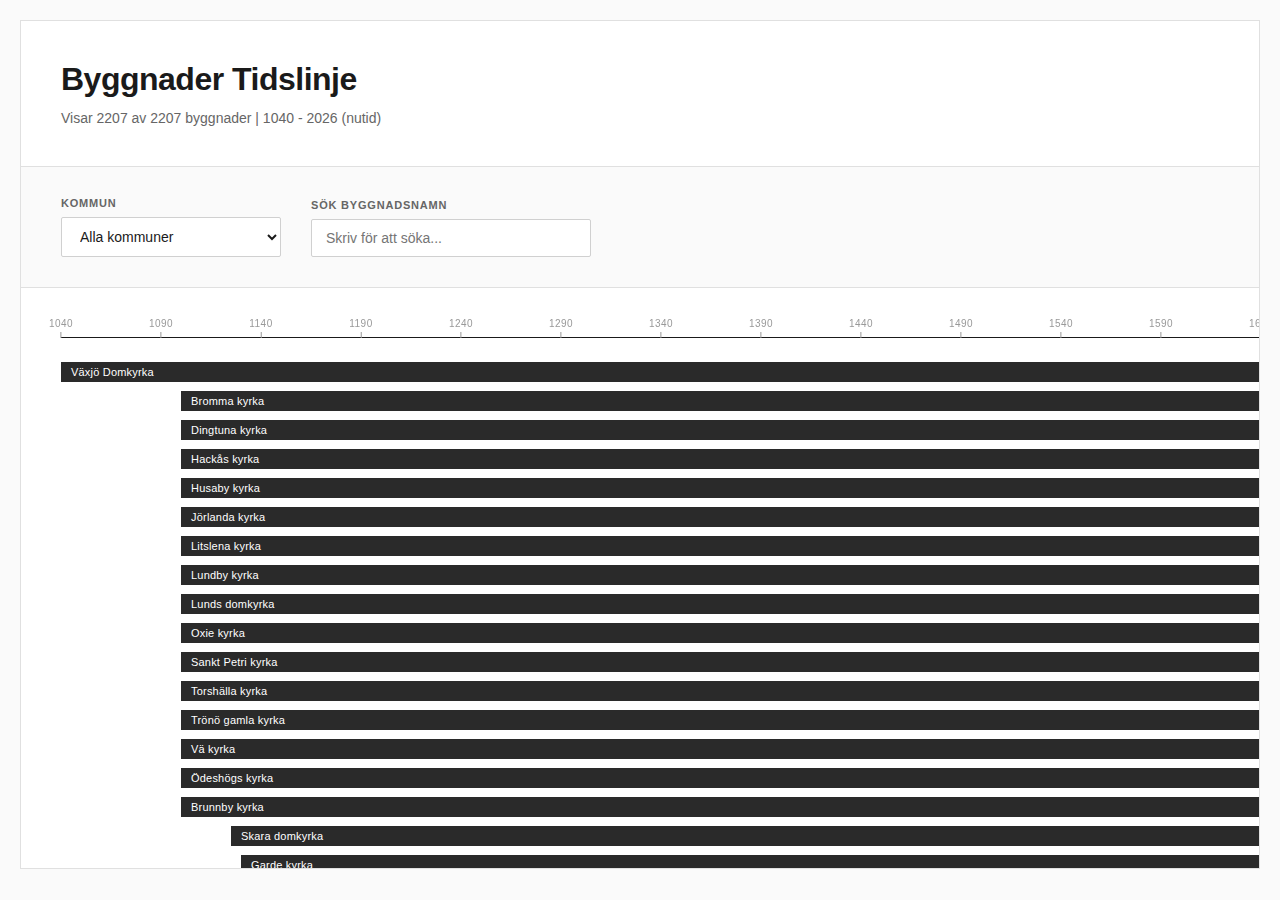
<file: byggnader-vattenfall/index.html>
<!DOCTYPE html>
<html lang="sv">
<head>
    <meta charset="UTF-8">
    <meta name="viewport" content="width=device-width, initial-scale=1.0">
    <title>Byggnader Tidslinje</title>
    <style>
        * {
            margin: 0;
            padding: 0;
            box-sizing: border-box;
        }

        body {
            font-family: -apple-system, BlinkMacSystemFont, 'Segoe UI', Roboto, Oxygen, Ubuntu, Cantarell, sans-serif;
            background: #fafafa;
            padding: 20px;
        }

        .container {
            max-width: 100%;
            margin: 0 auto;
            background: white;
            border: 1px solid #e0e0e0;
            overflow: hidden;
        }

        .header {
            padding: 40px;
            background: white;
            color: #1a1a1a;
            border-bottom: 1px solid #e0e0e0;
        }

        h1 {
            font-size: 32px;
            margin-bottom: 12px;
            font-weight: 600;
            letter-spacing: -0.5px;
        }

        .stats {
            font-size: 14px;
            color: #666;
            font-weight: 400;
        }

        .controls {
            padding: 30px 40px;
            border-bottom: 1px solid #e0e0e0;
            display: flex;
            gap: 30px;
            align-items: flex-end;
            flex-wrap: wrap;
            background: #fafafa;
        }

        .control-group {
            display: flex;
            flex-direction: column;
            gap: 8px;
        }

        label {
            font-size: 11px;
            font-weight: 600;
            color: #666;
            text-transform: uppercase;
            letter-spacing: 0.8px;
        }

        select, input {
            padding: 10px 14px;
            border: 1px solid #d0d0d0;
            border-radius: 2px;
            font-size: 14px;
            min-width: 220px;
            background: white;
            color: #1a1a1a;
        }

        select:focus, input:focus {
            outline: none;
            border-color: #666;
            box-shadow: 0 0 0 1px #666;
        }

        .timeline-container {
            padding: 30px 40px;
            padding-top: 0;
            overflow-x: auto;
            overflow-y: auto;
            max-height: calc(100vh - 320px);
            background: white;
        }

        .timeline {
            position: relative;
            min-height: 500px;
        }

        .year-axis {
            position: sticky;
            top: 0;
            background: white;
            z-index: 10;
            height: 50px;
            border-bottom: 1px solid #1a1a1a;
            margin-bottom: 20px;
        }

        .year-marker {
            position: absolute;
            bottom: 8px;
            font-size: 10px;
            color: #999;
            transform: translateX(-50%);
            font-weight: 500;
            letter-spacing: 0.5px;
        }

        .year-marker::before {
            content: '';
            position: absolute;
            bottom: -9px;
            left: 50%;
            transform: translateX(-50%);
            width: 1px;
            height: 6px;
            background: #999;
        }

        .building-row {
            position: relative;
            height: 28px;
            margin-bottom: 1px;
            display: flex;
            align-items: center;
        }

        .building-bar {
            position: absolute;
            height: 20px;
            background: #2a2a2a;
            cursor: pointer;
            transition: all 0.15s ease;
            overflow: hidden;
            border-right: 1px solid #e0e0e0;
        }

        .building-bar:hover {
            height: 24px;
            background: #1a1a1a;
            z-index: 5;
        }

        .building-label {
            position: absolute;
            left: 0;
            white-space: nowrap;
            font-size: 11px;
            color: white;
            padding: 0 10px;
            line-height: 20px;
            font-weight: 400;
            letter-spacing: 0.2px;
        }

        .building-year {
            position: absolute;
            right: 10px;
            font-size: 10px;
            color: rgba(255,255,255,0.7);
            font-weight: 500;
        }

        .tooltip {
            position: fixed;
            background: #1a1a1a;
            color: white;
            padding: 12px 16px;
            font-size: 13px;
            pointer-events: none;
            z-index: 1000;
            display: none;
            max-width: 320px;
            border: 1px solid #333;
            box-shadow: 0 4px 12px rgba(0,0,0,0.15);
        }

        .tooltip-title {
            font-weight: 500;
            margin-bottom: 6px;
            letter-spacing: 0.2px;
        }

        .tooltip-info {
            font-size: 12px;
            color: #ccc;
            font-weight: 400;
        }

        .loading {
            text-align: center;
            padding: 80px 40px;
            color: #999;
            font-size: 14px;
            letter-spacing: 0.3px;
        }

        .no-results {
            text-align: center;
            padding: 80px 40px;
            color: #999;
            font-size: 14px;
            letter-spacing: 0.3px;
        }

        .search-box {
            min-width: 280px;
        }

        /* Scrollbar styling */
        .timeline-container::-webkit-scrollbar {
            width: 10px;
            height: 10px;
        }

        .timeline-container::-webkit-scrollbar-track {
            background: #f5f5f5;
        }

        .timeline-container::-webkit-scrollbar-thumb {
            background: #d0d0d0;
        }

        .timeline-container::-webkit-scrollbar-thumb:hover {
            background: #999;
        }
    </style>
</head>
<body>
    <div class="container">
        <div class="header">
            <h1>Byggnader Tidslinje</h1>
            <div class="stats" id="stats">Laddar data...</div>
        </div>

        <div class="controls">
            <div class="control-group">
                <label for="municipality-filter">Kommun</label>
                <select id="municipality-filter">
                    <option value="">Alla kommuner</option>
                </select>
            </div>
            <div class="control-group">
                <label for="search-box">Sök byggnadsnamn</label>
                <input type="text" id="search-box" class="search-box" placeholder="Skriv för att söka...">
            </div>
        </div>

        <div class="timeline-container">
            <div id="loading" class="loading">Laddar byggnadsdata...</div>
            <div id="timeline" class="timeline" style="display: none;">
                <div class="year-axis" id="year-axis"></div>
                <div id="building-rows"></div>
            </div>
            <div id="no-results" class="no-results" style="display: none;">
                Inga byggnader hittades som matchar dina kriterier.
            </div>
        </div>
    </div>

    <div class="tooltip" id="tooltip">
        <div class="tooltip-title" id="tooltip-title"></div>
        <div class="tooltip-info" id="tooltip-info"></div>
    </div>

    <script>
        let allBuildings = [];
        let filteredBuildings = [];
        let minYear, maxYear, currentYear;
        let timelineWidth = 2000; // Will be calculated dynamically

        // Calculate timeline width based on available space
        function calculateTimelineWidth() {
            const container = document.querySelector('.timeline-container');
            if (container) {
                // Use much larger width to create spacious timeline
                // Minimum 2 pixels per year for good visibility
                const yearRange = maxYear - minYear;
                const minWidthByYears = yearRange * 2;
                const containerWidth = container.clientWidth - 80;

                // Use the larger of: container width or calculated width based on years
                timelineWidth = Math.max(minWidthByYears, containerWidth, 1600);
            }
        }

        // Load and parse CSV
        async function loadCSV() {
            try {
                const response = await fetch('Byggnader med startdatum, kommuner.csv');
                const text = await response.text();
                const lines = text.trim().split('\n');

                // Parse CSV (simple parser for quoted fields)
                allBuildings = lines.slice(1).map(line => {
                    const matches = line.match(/"([^"]*)"/g);
                    if (!matches || matches.length < 4) return null;

                    return {
                        id: matches[0].replace(/"/g, ''),
                        name: matches[1].replace(/"/g, ''),
                        year: parseInt(matches[2].replace(/"/g, '')),
                        municipality: matches[3].replace(/"/g, '')
                    };
                }).filter(b => b && b.year && !isNaN(b.year));

                // Sort by year
                allBuildings.sort((a, b) => a.year - b.year);

                // Calculate year range
                minYear = Math.min(...allBuildings.map(b => b.year));
                currentYear = new Date().getFullYear();
                maxYear = currentYear; // Extend timeline to current year

                // Populate municipality filter
                const municipalities = [...new Set(allBuildings.map(b => b.municipality))].sort();
                const municipalitySelect = document.getElementById('municipality-filter');
                municipalities.forEach(municipality => {
                    const option = document.createElement('option');
                    option.value = municipality;
                    option.textContent = municipality;
                    municipalitySelect.appendChild(option);
                });

                // Initial render
                filteredBuildings = [...allBuildings];
                updateStats();
                calculateTimelineWidth();
                renderTimeline();

                document.getElementById('loading').style.display = 'none';
                document.getElementById('timeline').style.display = 'block';
            } catch (error) {
                document.getElementById('loading').innerHTML = 'Fel vid laddning av data: ' + error.message;
            }
        }

        function updateStats() {
            const count = filteredBuildings.length;
            const totalCount = allBuildings.length;
            const yearRange = `${minYear} - ${maxYear} (nutid)`;

            document.getElementById('stats').textContent =
                `Visar ${count} av ${totalCount} byggnader | ${yearRange}`;
        }

        function renderTimeline() {
            const yearAxis = document.getElementById('year-axis');
            const buildingRows = document.getElementById('building-rows');
            const noResults = document.getElementById('no-results');

            // Clear previous content
            yearAxis.innerHTML = '';
            buildingRows.innerHTML = '';

            if (filteredBuildings.length === 0) {
                document.getElementById('timeline').style.display = 'none';
                noResults.style.display = 'block';
                return;
            }

            document.getElementById('timeline').style.display = 'block';
            noResults.style.display = 'none';

            // Create year axis
            const yearRange = maxYear - minYear;
            const yearStep = Math.ceil(yearRange / 20); // Show about 20 year markers

            for (let year = minYear; year <= maxYear; year += yearStep) {
                const marker = document.createElement('div');
                marker.className = 'year-marker';
                marker.textContent = year;
                const position = ((year - minYear) / yearRange) * timelineWidth;
                marker.style.left = position + 'px';
                yearAxis.appendChild(marker);
            }

            // Set timeline width
            document.getElementById('timeline').style.width = timelineWidth + 'px';
            yearAxis.style.width = timelineWidth + 'px';
            buildingRows.style.width = timelineWidth + 'px';

            // Create building rows
            filteredBuildings.forEach((building, index) => {
                const row = document.createElement('div');
                row.className = 'building-row';

                const bar = document.createElement('div');
                bar.className = 'building-bar';

                // Calculate position and width (from construction year to current year)
                const position = ((building.year - minYear) / yearRange) * timelineWidth;
                const endPosition = ((maxYear - minYear) / yearRange) * timelineWidth;
                const barWidth = endPosition - position;

                bar.style.left = position + 'px';
                bar.style.width = barWidth + 'px';

                // Add label
                const label = document.createElement('div');
                label.className = 'building-label';
                label.textContent = building.name;
                bar.appendChild(label);

                // Add year
                const yearLabel = document.createElement('div');
                yearLabel.className = 'building-year';
                yearLabel.textContent = building.year;
                bar.appendChild(yearLabel);

                // Add hover tooltip
                bar.addEventListener('mouseenter', (e) => showTooltip(e, building));
                bar.addEventListener('mouseleave', hideTooltip);
                bar.addEventListener('mousemove', moveTooltip);

                // Add click handler to open building URL in new tab
                bar.addEventListener('click', () => {
                    window.open(building.id, '_blank', 'noopener,noreferrer');
                });

                row.appendChild(bar);
                buildingRows.appendChild(row);
            });
        }

        function showTooltip(e, building) {
            const tooltip = document.getElementById('tooltip');
            document.getElementById('tooltip-title').textContent = building.name;
            document.getElementById('tooltip-info').textContent =
                `År: ${building.year} | Kommun: ${building.municipality} | Klicka för mer information`;
            tooltip.style.display = 'block';
            moveTooltip(e);
        }

        function hideTooltip() {
            document.getElementById('tooltip').style.display = 'none';
        }

        function moveTooltip(e) {
            const tooltip = document.getElementById('tooltip');
            tooltip.style.left = (e.clientX + 15) + 'px';
            tooltip.style.top = (e.clientY + 15) + 'px';
        }

        // Filter functions
        function applyFilters() {
            const municipalityFilter = document.getElementById('municipality-filter').value;
            const searchQuery = document.getElementById('search-box').value.toLowerCase();

            filteredBuildings = allBuildings.filter(building => {
                const matchesMunicipality = !municipalityFilter || building.municipality === municipalityFilter;
                const matchesSearch = !searchQuery || building.name.toLowerCase().includes(searchQuery);
                return matchesMunicipality && matchesSearch;
            });

            updateStats();
            calculateTimelineWidth();
            renderTimeline();
        }

        // Handle window resize
        let resizeTimeout;
        window.addEventListener('resize', () => {
            clearTimeout(resizeTimeout);
            resizeTimeout = setTimeout(() => {
                if (filteredBuildings.length > 0) {
                    calculateTimelineWidth();
                    renderTimeline();
                }
            }, 250);
        });

        // Event listeners
        document.getElementById('municipality-filter').addEventListener('change', applyFilters);
        document.getElementById('search-box').addEventListener('input', applyFilters);

        // Load data on page load
        loadCSV();
    </script>
</body>
</html>
</file>
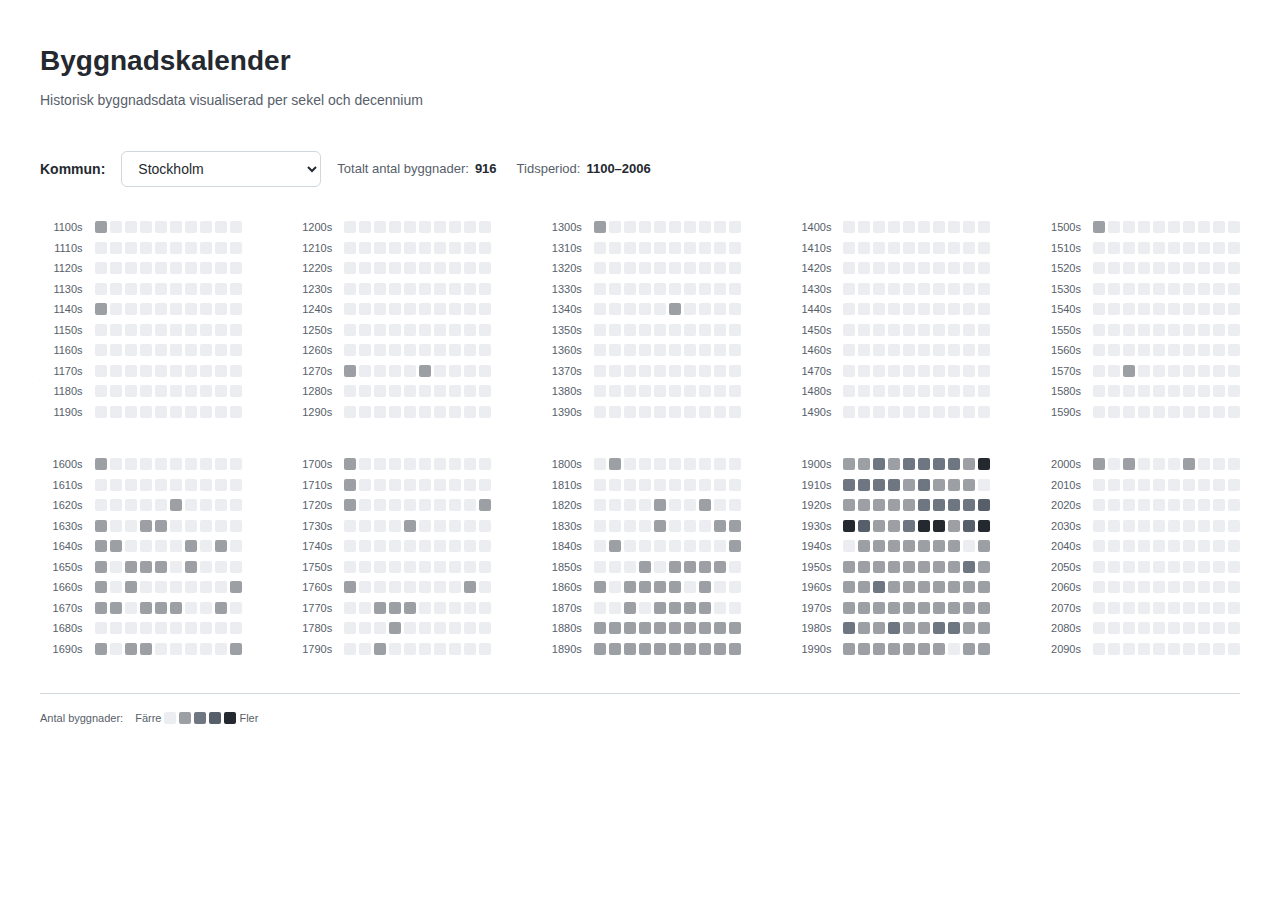
<file: byggnadskalender/index.html>
<!DOCTYPE html>
<html lang="sv">
<head>
    <meta charset="UTF-8">
    <meta name="viewport" content="width=device-width, initial-scale=1.0">
    <title>Byggnadskalender</title>
    <style>
        * {
            margin: 0;
            padding: 0;
            box-sizing: border-box;
        }

        body {
            font-family: -apple-system, BlinkMacSystemFont, 'Segoe UI', Helvetica, Arial, sans-serif;
            background-color: #ffffff;
            color: #24292f;
            padding: 40px 20px;
            line-height: 1.5;
        }

        .container {
            max-width: 1200px;
            margin: 0 auto;
        }

        header {
            margin-bottom: 40px;
        }

        h1 {
            font-size: 28px;
            font-weight: 600;
            margin-bottom: 8px;
            color: #24292f;
        }

        .subtitle {
            font-size: 14px;
            color: #57606a;
            margin-bottom: 24px;
        }

        .controls {
            margin-bottom: 32px;
            display: flex;
            align-items: center;
            gap: 16px;
            flex-wrap: wrap;
        }

        label {
            font-size: 14px;
            font-weight: 600;
            color: #24292f;
        }

        select {
            padding: 8px 12px;
            font-size: 14px;
            border: 1px solid #d0d7de;
            border-radius: 6px;
            background-color: #ffffff;
            color: #24292f;
            cursor: pointer;
            min-width: 200px;
        }

        select:hover {
            border-color: #8c959f;
        }

        select:focus {
            outline: none;
            border-color: #0969da;
            box-shadow: 0 0 0 3px rgba(9, 105, 218, 0.1);
        }

        .stats {
            font-size: 13px;
            color: #57606a;
            display: flex;
            gap: 20px;
            flex-wrap: wrap;
        }

        .stat-item {
            display: flex;
            align-items: center;
            gap: 6px;
        }

        .stat-value {
            font-weight: 600;
            color: #24292f;
        }

        .calendar-container {
            margin-bottom: 32px;
            display: grid;
            grid-template-columns: repeat(auto-fit, minmax(200px, 1fr));
            gap: 32px 48px;
        }

        .century-section {
            display: flex;
            flex-direction: column;
        }

        .calendar {
            display: inline-block;
        }

        .decade-row {
            display: flex;
            align-items: center;
            margin-bottom: 4px;
        }

        .decade-label {
            font-size: 11px;
            color: #57606a;
            width: 60px;
            text-align: right;
            padding-right: 12px;
            font-weight: 500;
        }

        .year-cells {
            display: flex;
            gap: 3px;
        }

        .year-cell {
            width: 12px;
            height: 12px;
            background-color: #ebedf0;
            border-radius: 2px;
            cursor: pointer;
            position: relative;
        }

        .year-cell[data-count="0"] {
            background-color: #ebedf0;
        }

        .year-cell[data-level="1"] {
            background-color: #9ca0a5;
        }

        .year-cell[data-level="2"] {
            background-color: #6e7781;
        }

        .year-cell[data-level="3"] {
            background-color: #57606a;
        }

        .year-cell[data-level="4"] {
            background-color: #24292f;
        }

        .year-cell:hover {
            outline: 2px solid #24292f;
            outline-offset: 0;
            z-index: 10;
        }

        .tooltip {
            position: fixed;
            background-color: #24292f;
            color: #ffffff;
            padding: 8px 12px;
            border-radius: 6px;
            font-size: 12px;
            pointer-events: none;
            z-index: 1000;
            display: none;
            white-space: nowrap;
            box-shadow: 0 3px 12px rgba(0, 0, 0, 0.3);
        }

        .tooltip.visible {
            display: block;
        }

        .legend {
            display: flex;
            align-items: center;
            gap: 8px;
            font-size: 11px;
            color: #57606a;
            margin-top: 16px;
            padding-top: 16px;
            border-top: 1px solid #d0d7de;
        }

        .legend-label {
            margin-right: 4px;
        }

        .legend-scale {
            display: flex;
            gap: 3px;
            align-items: center;
        }

        .legend-cell {
            width: 12px;
            height: 12px;
            border-radius: 2px;
        }

        .loading {
            text-align: center;
            padding: 40px;
            color: #57606a;
            font-size: 14px;
        }

        .error {
            background-color: #fff8f8;
            border: 1px solid #d0d7de;
            color: #cf222e;
            padding: 16px;
            border-radius: 6px;
            margin-bottom: 20px;
            font-size: 14px;
        }
    </style>
</head>
<body>
    <div class="container">
        <header>
            <h1>Byggnadskalender</h1>
            <p class="subtitle">Historisk byggnadsdata visualiserad per sekel och decennium</p>
        </header>

        <div class="controls">
            <label for="municipality-select">Kommun:</label>
            <select id="municipality-select">
                <option value="">Laddar...</option>
            </select>
            <div class="stats">
                <div class="stat-item">
                    <span>Totalt antal byggnader:</span>
                    <span class="stat-value" id="total-buildings">-</span>
                </div>
                <div class="stat-item">
                    <span>Tidsperiod:</span>
                    <span class="stat-value" id="year-range">-</span>
                </div>
            </div>
        </div>

        <div id="error-container"></div>
        <div id="calendar-container" class="calendar-container">
            <div class="loading">Laddar data...</div>
        </div>

        <div class="legend">
            <span class="legend-label">Antal byggnader:</span>
            <div class="legend-scale">
                <span>Färre</span>
                <div class="legend-cell" style="background-color: #ebedf0;"></div>
                <div class="legend-cell" style="background-color: #9ca0a5;"></div>
                <div class="legend-cell" style="background-color: #6e7781;"></div>
                <div class="legend-cell" style="background-color: #57606a;"></div>
                <div class="legend-cell" style="background-color: #24292f;"></div>
                <span>Fler</span>
            </div>
        </div>
    </div>

    <div class="tooltip" id="tooltip"></div>

    <script>
        let buildingsData = [];
        let municipalities = [];
        let currentMunicipality = '';

        // Parse CSV data
        function parseCSV(text) {
            const lines = text.trim().split('\n');
            const headers = lines[0].split(',').map(h => h.replace(/"/g, '').trim());

            const data = [];
            for (let i = 1; i < lines.length; i++) {
                const line = lines[i];
                if (!line.trim()) continue;

                // Simple CSV parser (handles quotes)
                const values = [];
                let current = '';
                let inQuotes = false;

                for (let j = 0; j < line.length; j++) {
                    const char = line[j];
                    if (char === '"') {
                        inQuotes = !inQuotes;
                    } else if (char === ',' && !inQuotes) {
                        values.push(current.trim());
                        current = '';
                    } else {
                        current += char;
                    }
                }
                values.push(current.trim());

                if (values.length >= 4) {
                    const year = parseInt(values[2]);
                    if (!isNaN(year) && year > 0) {
                        data.push({
                            id: values[0],
                            name: values[1],
                            year: year,
                            municipality: values[3]
                        });
                    }
                }
            }
            return data;
        }

        // Get unique municipalities
        function getUniqueMunicipalities(data) {
            const municSet = new Set(data.map(b => b.municipality));
            return Array.from(municSet).sort();
        }

        // Filter buildings by municipality
        function filterByMunicipality(municipality) {
            if (municipality === 'all') {
                return buildingsData;
            }
            return buildingsData.filter(b => b.municipality === municipality);
        }

        // Count buildings by year
        function countByYear(buildings) {
            const counts = {};
            buildings.forEach(b => {
                counts[b.year] = (counts[b.year] || 0) + 1;
            });
            return counts;
        }

        // Get intensity level based on count
        function getLevel(count, maxCount) {
            if (count === 0) return 0;
            const ratio = count / maxCount;
            if (ratio <= 0.2) return 1;
            if (ratio <= 0.4) return 2;
            if (ratio <= 0.6) return 3;
            return 4;
        }

        // Render calendar for a century
        function renderCentury(startYear, endYear, yearCounts, maxCount) {
            const centuryDiv = document.createElement('div');
            centuryDiv.className = 'century-section';

            const calendar = document.createElement('div');
            calendar.className = 'calendar';

            for (let decade = startYear; decade < endYear; decade += 10) {
                const row = document.createElement('div');
                row.className = 'decade-row';

                const label = document.createElement('div');
                label.className = 'decade-label';
                label.textContent = `${decade}s`;
                row.appendChild(label);

                const cells = document.createElement('div');
                cells.className = 'year-cells';

                for (let year = decade; year < decade + 10; year++) {
                    const cell = document.createElement('div');
                    cell.className = 'year-cell';
                    const count = yearCounts[year] || 0;
                    const level = getLevel(count, maxCount);
                    cell.setAttribute('data-count', count);
                    cell.setAttribute('data-level', level);
                    cell.setAttribute('data-year', year);

                    cell.addEventListener('mouseenter', showTooltip);
                    cell.addEventListener('mouseleave', hideTooltip);
                    cell.addEventListener('mousemove', moveTooltip);

                    cells.appendChild(cell);
                }

                row.appendChild(cells);
                calendar.appendChild(row);
            }

            centuryDiv.appendChild(calendar);
            return centuryDiv;
        }

        // Tooltip functions
        function showTooltip(e) {
            const cell = e.target;
            const year = cell.getAttribute('data-year');
            const count = cell.getAttribute('data-count');
            const tooltip = document.getElementById('tooltip');
            tooltip.textContent = `${year}: ${count} byggnad${count !== '1' ? 'er' : ''}`;
            tooltip.classList.add('visible');
            moveTooltip(e);
        }

        function hideTooltip() {
            const tooltip = document.getElementById('tooltip');
            tooltip.classList.remove('visible');
        }

        function moveTooltip(e) {
            const tooltip = document.getElementById('tooltip');
            tooltip.style.left = (e.clientX + 15) + 'px';
            tooltip.style.top = (e.clientY + 15) + 'px';
        }

        // Render the complete calendar
        function renderCalendar(municipality) {
            const container = document.getElementById('calendar-container');
            container.innerHTML = '';

            const buildings = filterByMunicipality(municipality);
            if (buildings.length === 0) {
                container.innerHTML = '<div class="loading">Ingen data tillgänglig för denna kommun</div>';
                return;
            }

            const yearCounts = countByYear(buildings);
            const years = Object.keys(yearCounts).map(Number).sort((a, b) => a - b);
            const minYear = years[0];
            const maxYear = years[years.length - 1];
            const maxCount = Math.max(...Object.values(yearCounts));

            // Update stats
            document.getElementById('total-buildings').textContent = buildings.length;
            document.getElementById('year-range').textContent = `${minYear}–${maxYear}`;

            // Group by centuries
            const minCentury = Math.floor(minYear / 100);
            const maxCentury = Math.floor(maxYear / 100);

            for (let century = minCentury; century <= maxCentury; century++) {
                const startYear = century * 100;
                const endYear = startYear + 100;
                const centuryDiv = renderCentury(startYear, endYear, yearCounts, maxCount);
                container.appendChild(centuryDiv);
            }
        }

        // Initialize municipality dropdown
        function initializeMunicipalitySelect() {
            const select = document.getElementById('municipality-select');
            select.innerHTML = '';

            // Add "All municipalities" option
            const allOption = document.createElement('option');
            allOption.value = 'all';
            allOption.textContent = 'Alla kommuner';
            select.appendChild(allOption);

            municipalities.forEach(muni => {
                const option = document.createElement('option');
                option.value = muni;
                option.textContent = muni;
                select.appendChild(option);
            });

            // Set default to Stockholm if available, otherwise first municipality
            if (municipalities.includes('Stockholm')) {
                currentMunicipality = 'Stockholm';
            } else {
                currentMunicipality = municipalities[0] || '';
            }
            select.value = currentMunicipality;

            select.addEventListener('change', (e) => {
                currentMunicipality = e.target.value;
                renderCalendar(currentMunicipality);
            });
        }

        // Load and process data
        async function loadData() {
            try {
                const response = await fetch('Byggnader med startdatum, kommuner.csv');
                if (!response.ok) {
                    throw new Error('Kunde inte ladda CSV-filen');
                }
                const text = await response.text();
                buildingsData = parseCSV(text);

                if (buildingsData.length === 0) {
                    throw new Error('Ingen giltig data hittades i CSV-filen');
                }

                municipalities = getUniqueMunicipalities(buildingsData);
                initializeMunicipalitySelect();
                renderCalendar(currentMunicipality);

            } catch (error) {
                const errorContainer = document.getElementById('error-container');
                errorContainer.innerHTML = `<div class="error">Fel vid laddning av data: ${error.message}</div>`;
                document.getElementById('calendar-container').innerHTML = '';
                console.error('Error:', error);
            }
        }

        // Start the application
        loadData();
    </script>
</body>
</html>
</file>
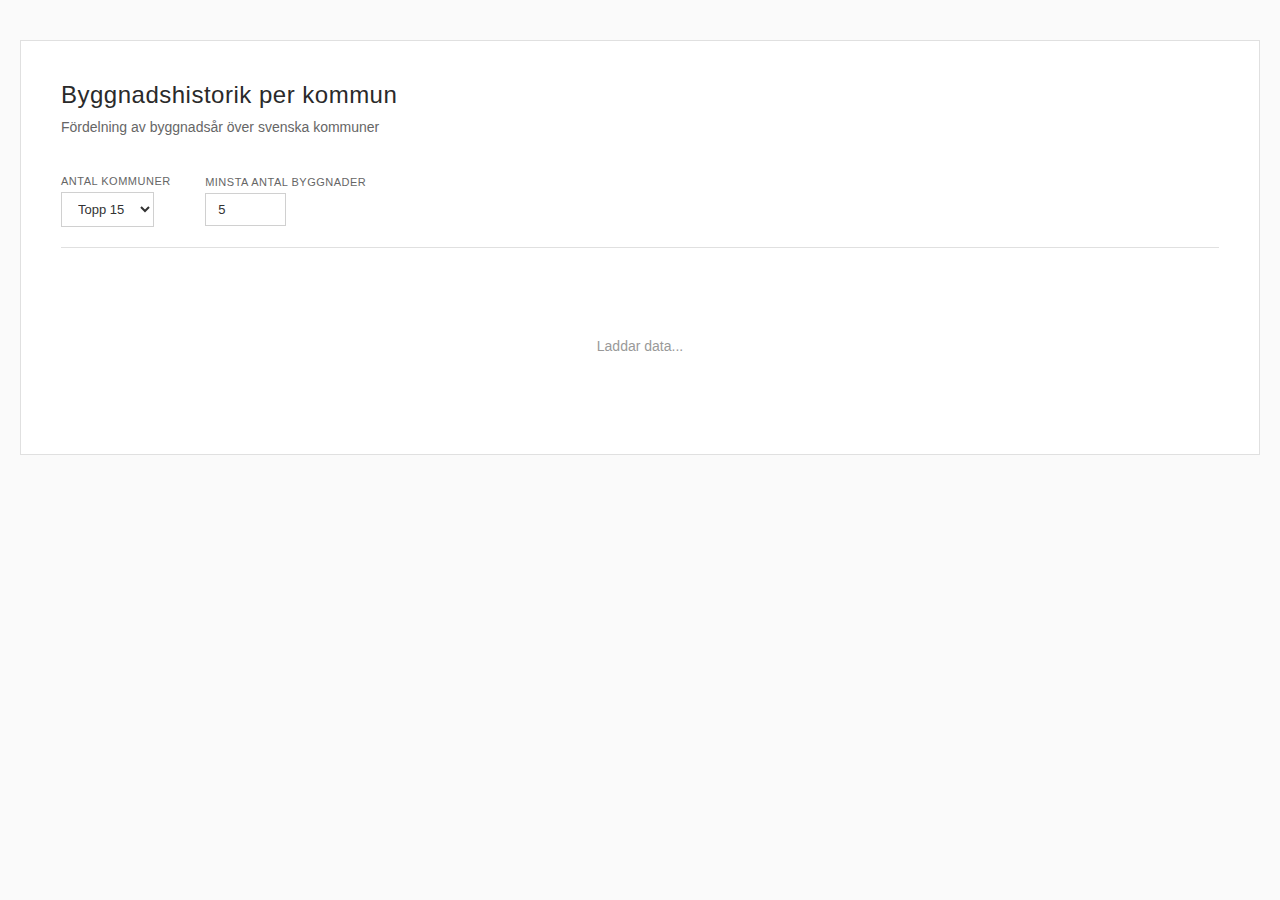
<file: fioldiagram-kommuner/index.html>
<!DOCTYPE html>
<html lang="sv">
<head>
    <meta charset="UTF-8">
    <meta name="viewport" content="width=device-width, initial-scale=1.0">
    <title>Byggnader per kommun - Violindiagram</title>
    <script src="https://d3js.org/d3.v7.min.js"></script>
    <style>
        * {
            margin: 0;
            padding: 0;
            box-sizing: border-box;
        }

        body {
            font-family: -apple-system, BlinkMacSystemFont, 'Segoe UI', sans-serif;
            background-color: #fafafa;
            color: #333;
            padding: 40px 20px;
        }

        .container {
            max-width: 1400px;
            margin: 0 auto;
            background-color: white;
            padding: 40px;
            border: 1px solid #e0e0e0;
        }

        h1 {
            font-size: 24px;
            font-weight: 400;
            margin-bottom: 10px;
            color: #2a2a2a;
            letter-spacing: 0.5px;
        }

        .subtitle {
            font-size: 14px;
            color: #666;
            margin-bottom: 40px;
            font-weight: 300;
        }

        #chart {
            margin-top: 20px;
        }

        .axis line,
        .axis path {
            stroke: #d0d0d0;
            stroke-width: 1;
            shape-rendering: crispEdges;
        }

        .axis text {
            fill: #666;
            font-size: 11px;
            font-weight: 300;
        }

        .violin-path {
            fill: #4a4a4a;
            stroke: #2a2a2a;
            stroke-width: 1;
            opacity: 0.7;
        }

        .median-line {
            stroke: #1a1a1a;
            stroke-width: 2;
        }

        .grid line {
            stroke: #e8e8e8;
            stroke-width: 1;
            stroke-dasharray: 2,2;
        }

        .grid path {
            stroke-width: 0;
        }

        .municipality-label {
            fill: #333;
            font-size: 12px;
            font-weight: 400;
        }

        .loading {
            text-align: center;
            padding: 60px;
            color: #999;
            font-size: 14px;
        }

        .controls {
            margin-bottom: 30px;
            padding-bottom: 20px;
            border-bottom: 1px solid #e0e0e0;
        }

        .control-group {
            display: inline-block;
            margin-right: 30px;
        }

        .control-group label {
            display: block;
            font-size: 11px;
            color: #666;
            margin-bottom: 5px;
            text-transform: uppercase;
            letter-spacing: 0.5px;
        }

        .control-group select,
        .control-group input {
            padding: 8px 12px;
            border: 1px solid #d0d0d0;
            background-color: white;
            color: #333;
            font-size: 13px;
            cursor: pointer;
        }

        .control-group select:focus,
        .control-group input:focus {
            outline: none;
            border-color: #666;
        }
    </style>
</head>
<body>
    <div class="container">
        <h1>Byggnadshistorik per kommun</h1>
        <p class="subtitle">Fördelning av byggnadsår över svenska kommuner</p>

        <div class="controls">
            <div class="control-group">
                <label for="topN">Antal kommuner</label>
                <select id="topN">
                    <option value="10">Topp 10</option>
                    <option value="15" selected>Topp 15</option>
                    <option value="20">Topp 20</option>
                    <option value="25">Topp 25</option>
                    <option value="all">Alla</option>
                </select>
            </div>
            <div class="control-group">
                <label for="minBuildings">Minsta antal byggnader</label>
                <input type="number" id="minBuildings" value="5" min="1" max="100">
            </div>
        </div>

        <div id="chart">
            <div class="loading">Laddar data...</div>
        </div>
    </div>

    <script>
        // Configuration
        const margin = { top: 20, right: 40, bottom: 100, left: 60 };
        const width = 1200 - margin.left - margin.right;
        const height = 600 - margin.top - margin.bottom;

        let rawData = [];
        let currentData = [];

        // Load and parse CSV
        d3.csv('Byggnader med startdatum, kommuner.csv').then(data => {
            rawData = data
                .map(d => ({
                    building: d.building,
                    name: d.geometryTitle,
                    year: +d.constructionTimeStart,
                    municipality: d.municipalicy
                }))
                .filter(d => !isNaN(d.year) && d.year > 1000 && d.year < 2100);

            updateChart();

            // Add event listeners
            d3.select('#topN').on('change', updateChart);
            d3.select('#minBuildings').on('change', updateChart);
        });

        function updateChart() {
            const topN = d3.select('#topN').property('value');
            const minBuildings = +d3.select('#minBuildings').property('value');

            // Group by municipality
            const groupedData = d3.group(rawData, d => d.municipality);

            // Filter and sort municipalities
            let municipalities = Array.from(groupedData.entries())
                .filter(([_, buildings]) => buildings.length >= minBuildings)
                .sort((a, b) => b[1].length - a[1].length);

            if (topN !== 'all') {
                municipalities = municipalities.slice(0, +topN);
            }

            currentData = municipalities.map(([municipality, buildings]) => ({
                municipality,
                years: buildings.map(b => b.year),
                count: buildings.length
            }));

            drawViolin();
        }

        function drawViolin() {
            // Clear previous chart
            d3.select('#chart').html('');

            if (currentData.length === 0) {
                d3.select('#chart').html('<div class="loading">Ingen data matchar de aktuella filtren</div>');
                return;
            }

            // Create SVG
            const svg = d3.select('#chart')
                .append('svg')
                .attr('width', width + margin.left + margin.right)
                .attr('height', height + margin.top + margin.bottom)
                .append('g')
                .attr('transform', `translate(${margin.left},${margin.top})`);

            // Scales
            const x = d3.scaleBand()
                .domain(currentData.map(d => d.municipality))
                .range([0, width])
                .padding(0.3);

            const allYears = currentData.flatMap(d => d.years);
            const y = d3.scaleLinear()
                .domain([d3.min(allYears), d3.max(allYears)])
                .range([height, 0])
                .nice();

            // Add grid
            svg.append('g')
                .attr('class', 'grid')
                .call(d3.axisLeft(y)
                    .tickSize(-width)
                    .tickFormat('')
                );

            // Axes
            svg.append('g')
                .attr('class', 'axis')
                .attr('transform', `translate(0,${height})`)
                .call(d3.axisBottom(x))
                .selectAll('text')
                .attr('transform', 'rotate(-45)')
                .style('text-anchor', 'end')
                .attr('dx', '-8px')
                .attr('dy', '0px');

            svg.append('g')
                .attr('class', 'axis')
                .call(d3.axisLeft(y).ticks(10));

            // Y-axis label
            svg.append('text')
                .attr('transform', 'rotate(-90)')
                .attr('y', -margin.left + 5)
                .attr('x', -height / 2)
                .attr('dy', '1em')
                .style('text-anchor', 'middle')
                .style('font-size', '12px')
                .style('fill', '#666')
                .text('Byggnadsår');

            // Create violin plots
            currentData.forEach(d => {
                const violinWidth = x.bandwidth();
                const violinX = x(d.municipality);

                // Calculate kernel density estimation
                const kde = kernelDensityEstimator(kernelEpanechnikov(20), y.ticks(50));
                const density = kde(d.years);

                // Scale for width based on density
                const maxDensity = d3.max(density, d => d[1]);
                const xNum = d3.scaleLinear()
                    .domain([0, maxDensity])
                    .range([0, violinWidth / 2]);

                // Create area for violin
                const area = d3.area()
                    .curve(d3.curveCatmullRom)
                    .x0(d => violinX + violinWidth / 2 - xNum(d[1]))
                    .x1(d => violinX + violinWidth / 2 + xNum(d[1]))
                    .y(d => y(d[0]));

                // Draw violin
                svg.append('path')
                    .datum(density)
                    .attr('class', 'violin-path')
                    .attr('d', area);

                // Add median line
                const median = d3.median(d.years);
                svg.append('line')
                    .attr('class', 'median-line')
                    .attr('x1', violinX + violinWidth * 0.3)
                    .attr('x2', violinX + violinWidth * 0.7)
                    .attr('y1', y(median))
                    .attr('y2', y(median));
            });
        }

        // Kernel density estimation functions
        function kernelDensityEstimator(kernel, X) {
            return function(V) {
                return X.map(x => [x, d3.mean(V, v => kernel(x - v))]);
            };
        }

        function kernelEpanechnikov(bandwidth) {
            return function(u) {
                const v = u / bandwidth;
                return Math.abs(v) <= 1 ? 0.75 * (1 - v * v) / bandwidth : 0;
            };
        }
    </script>
</body>
</html>
</file>
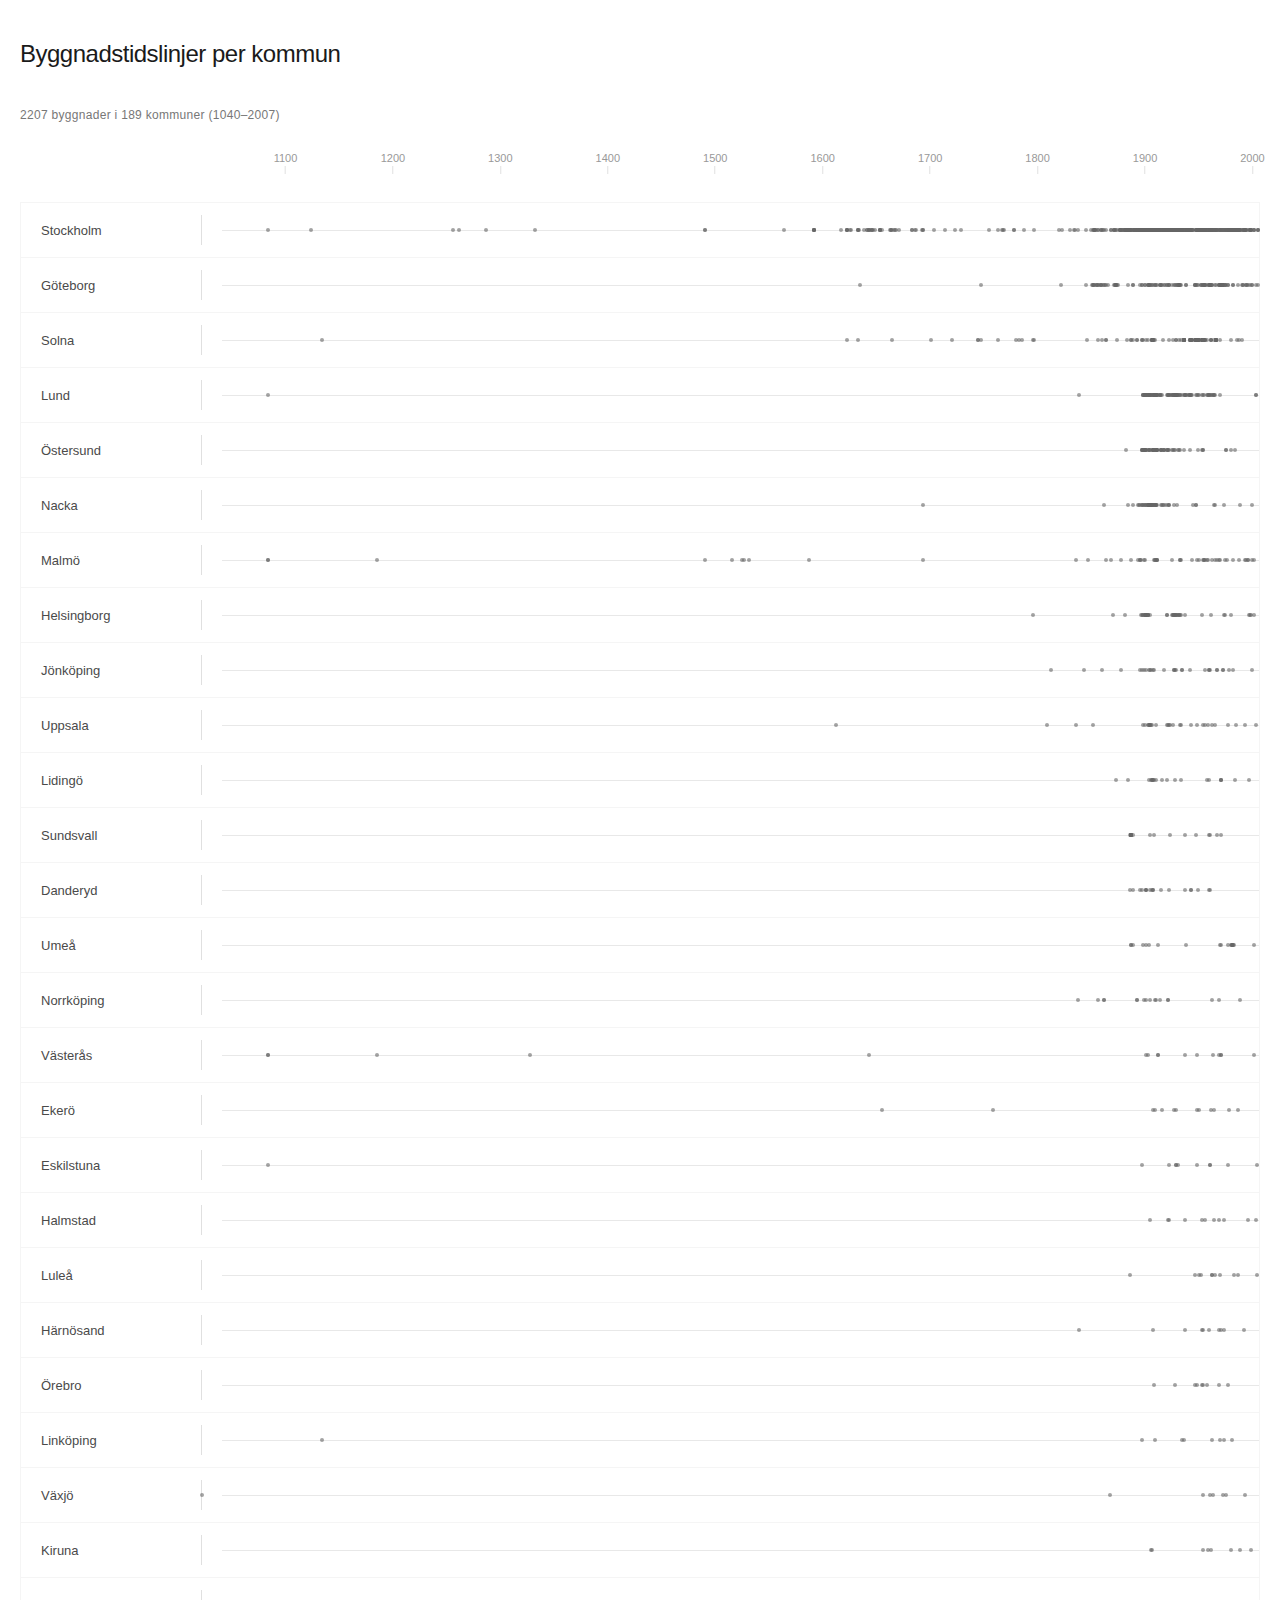
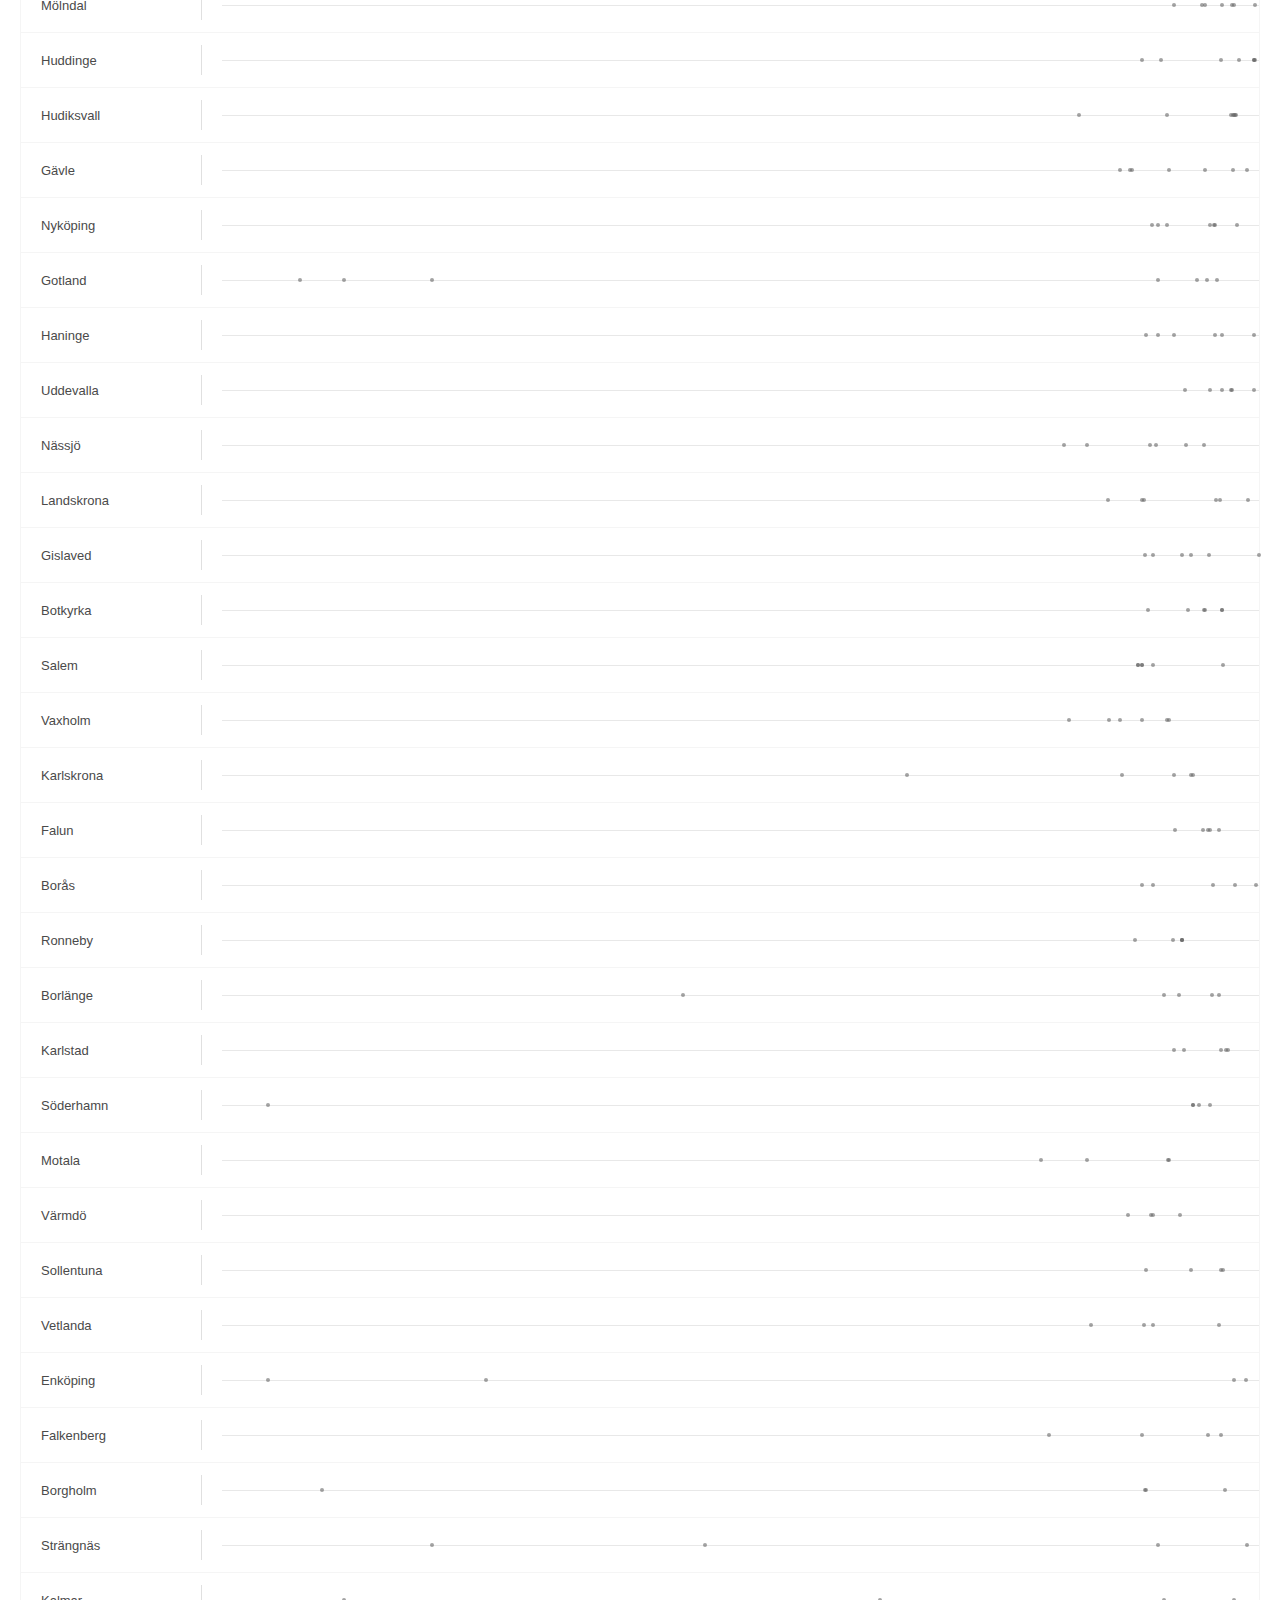
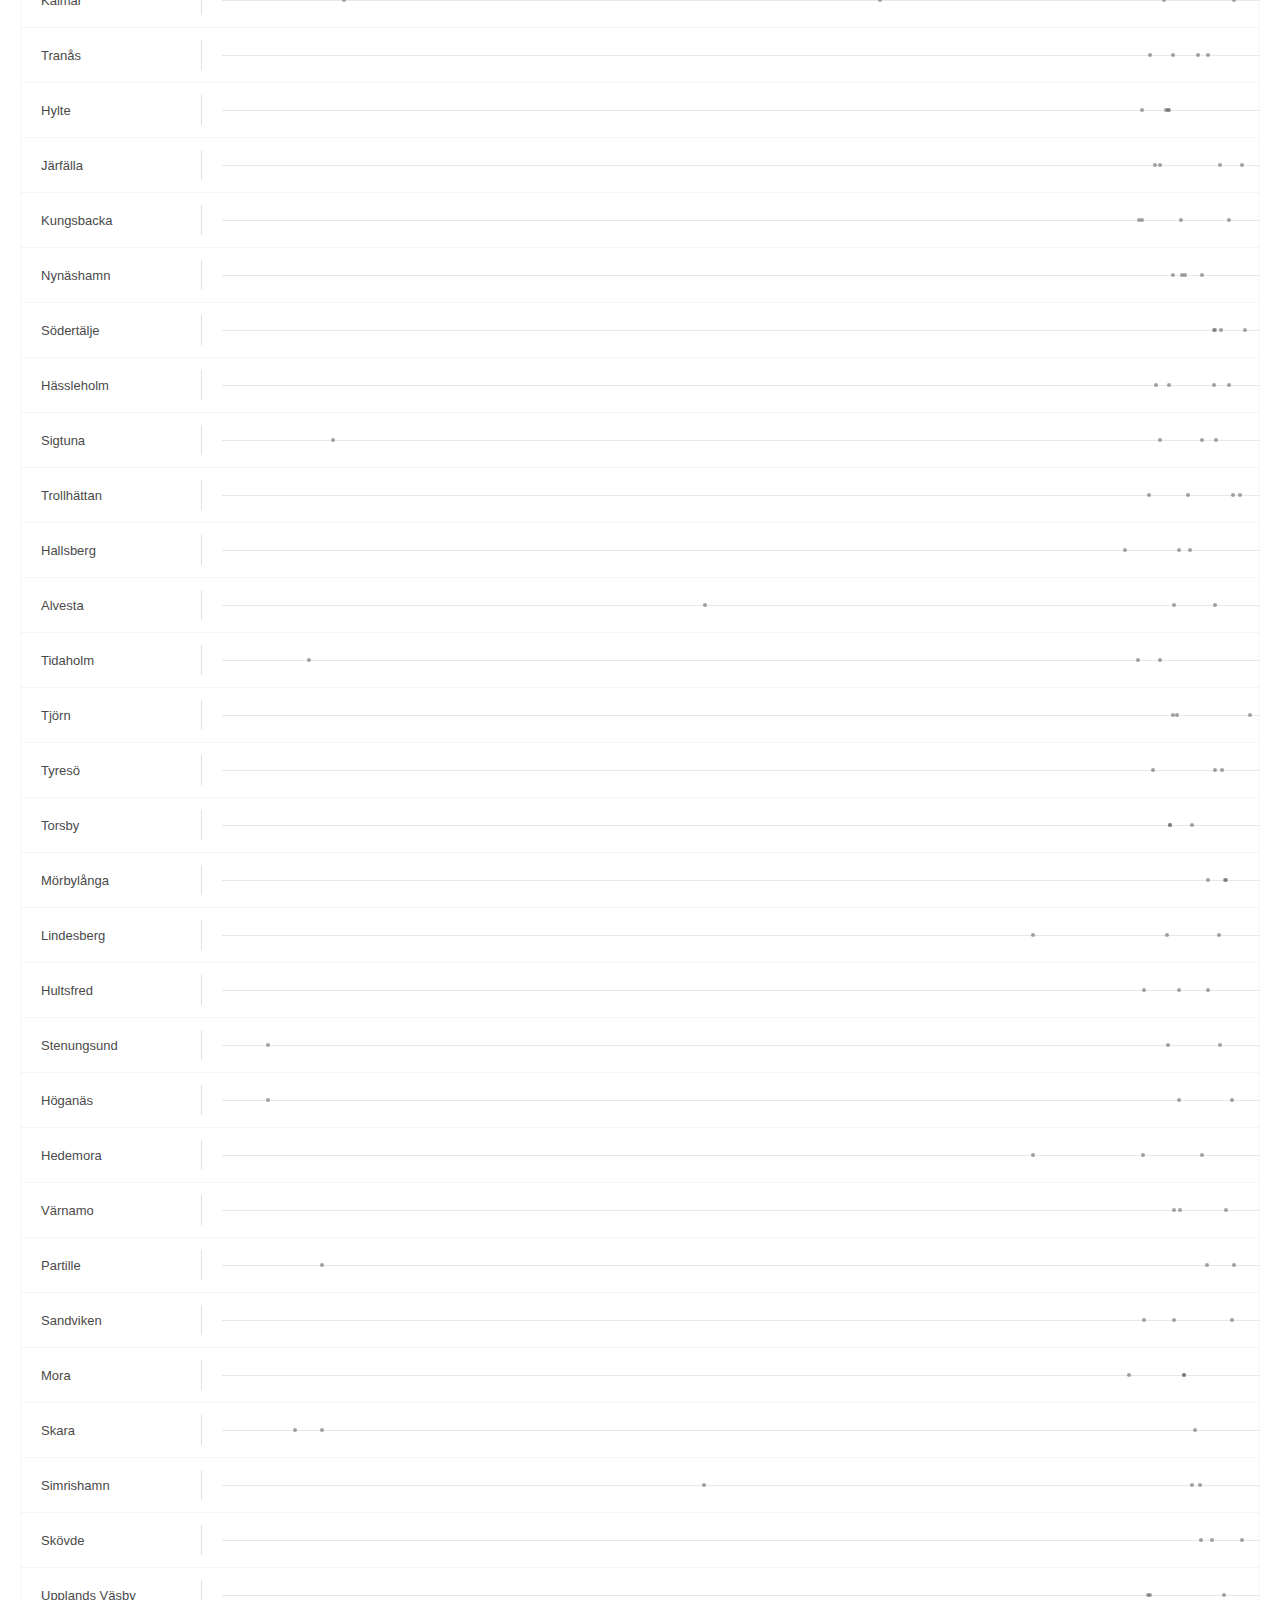
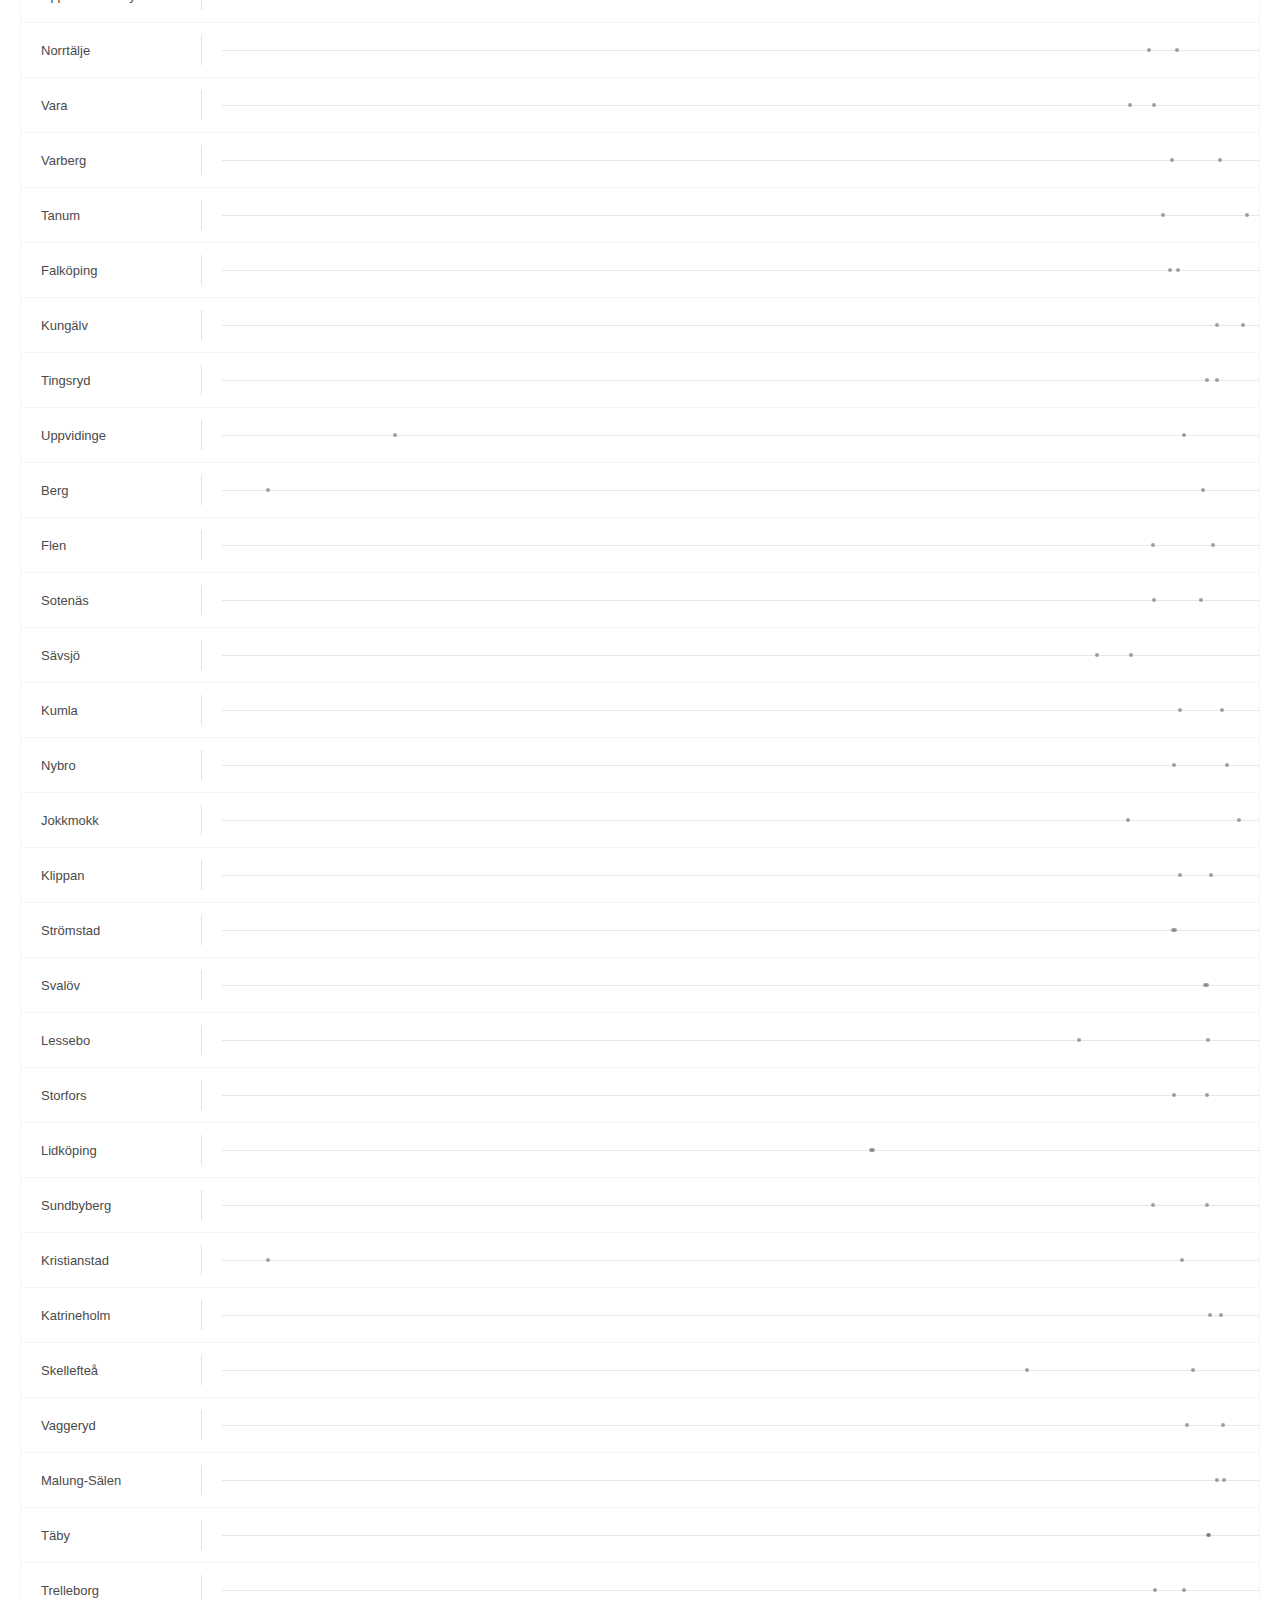
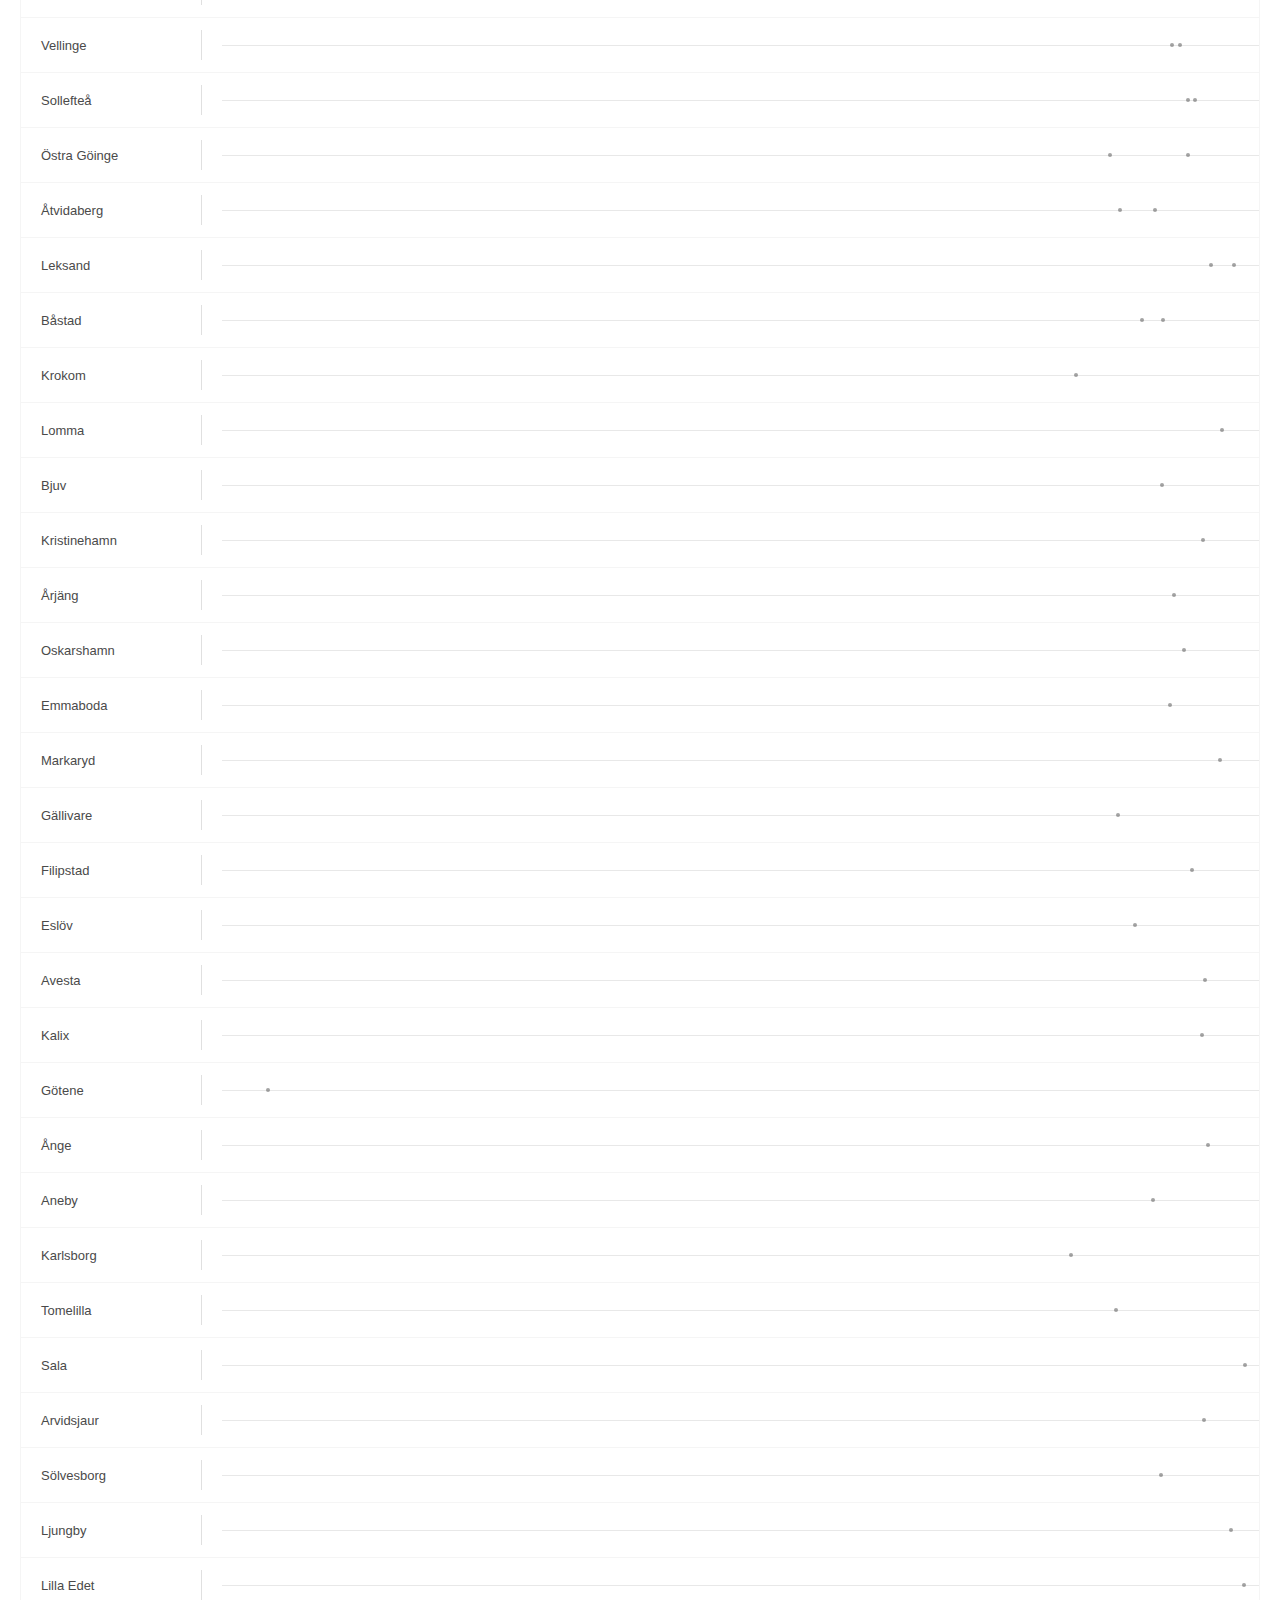
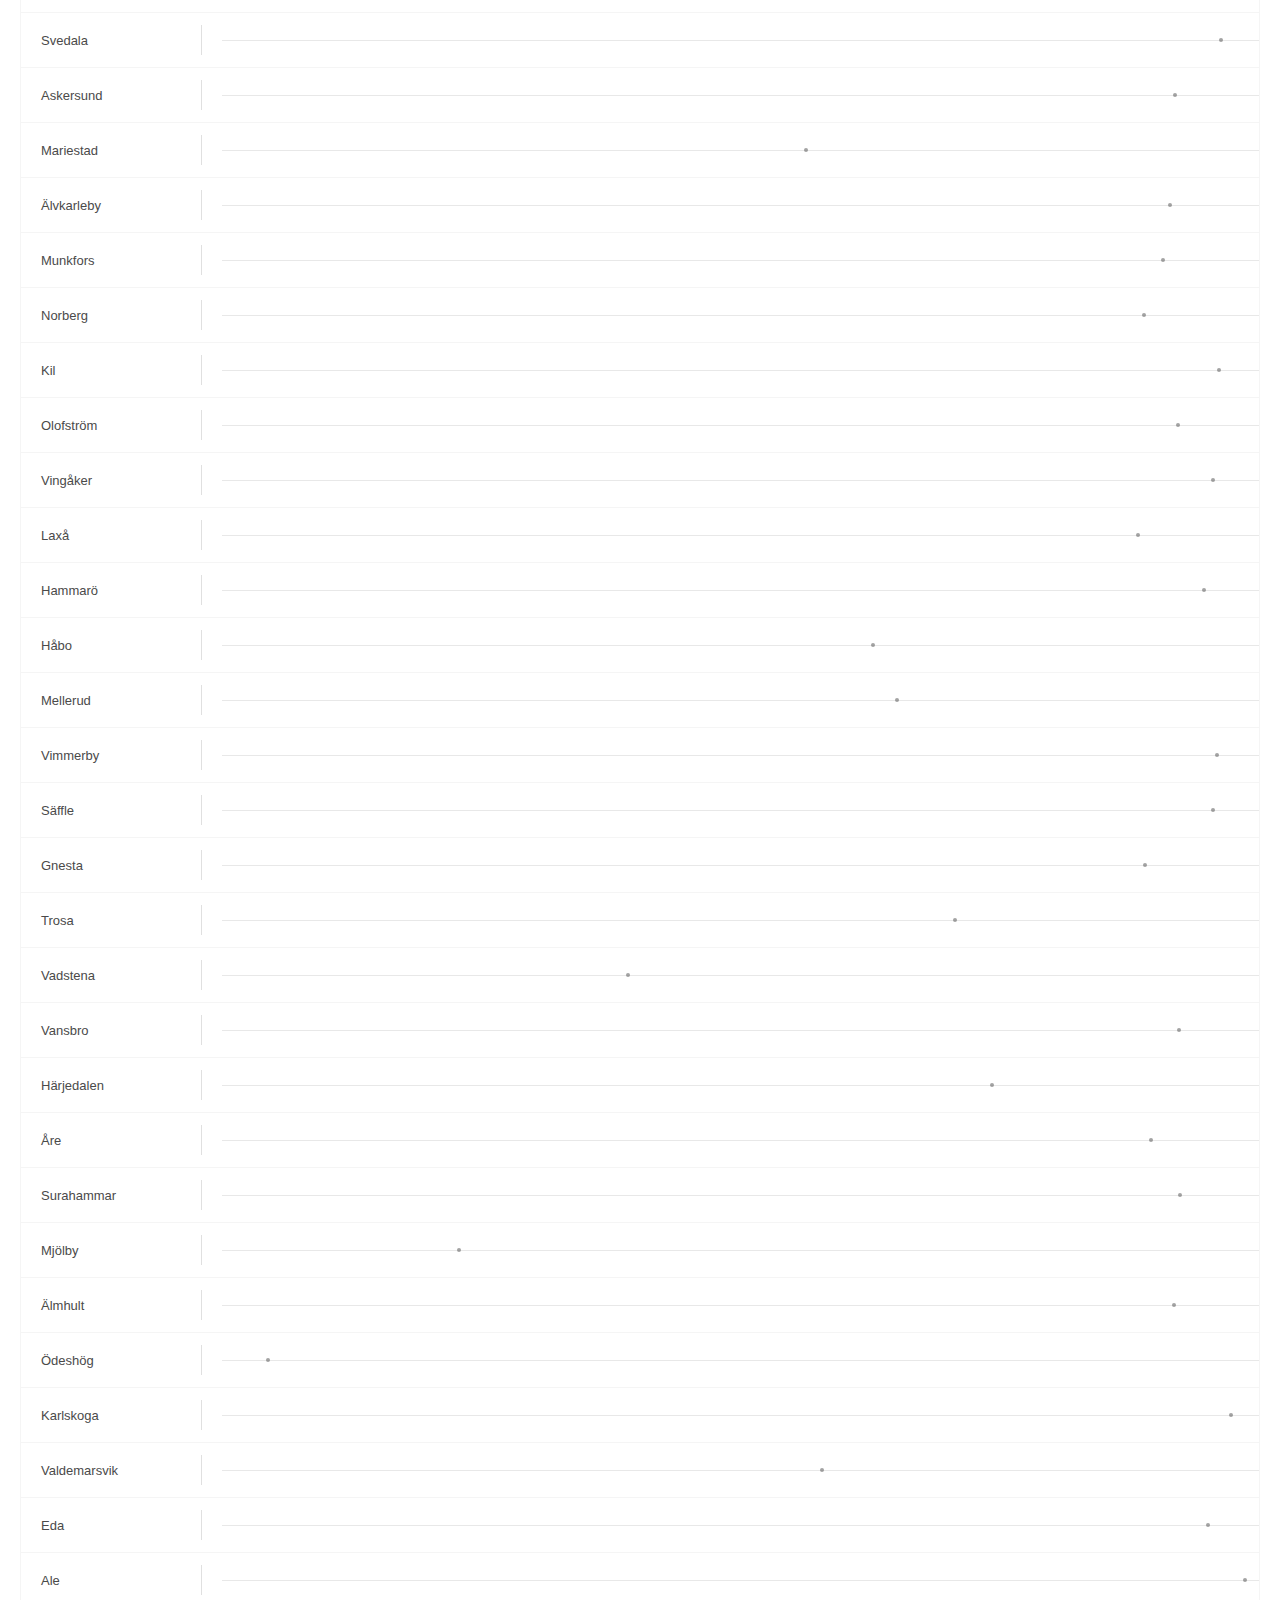
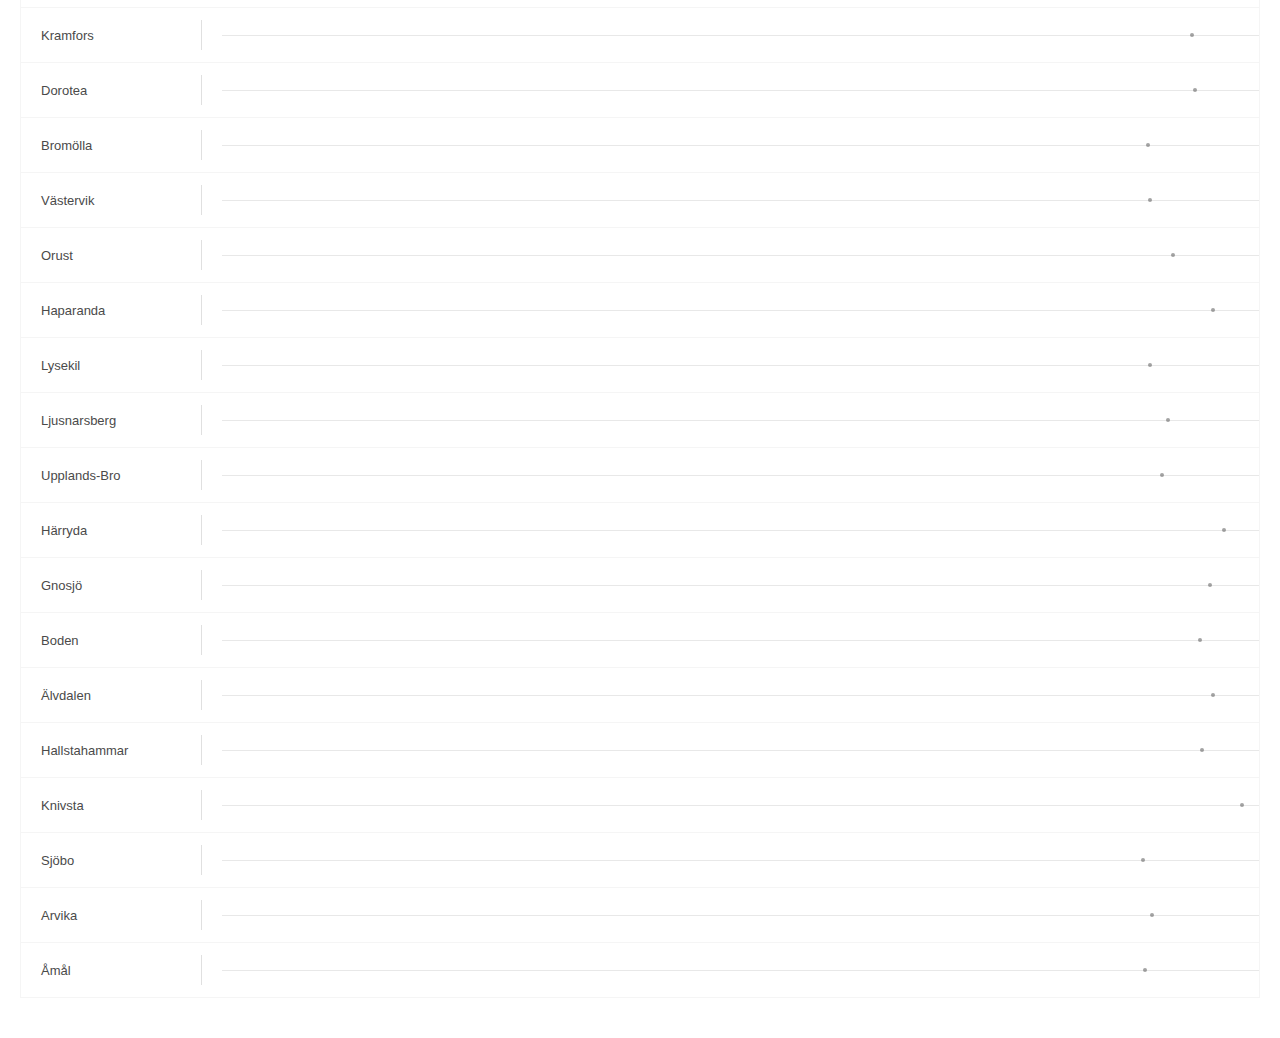
<file: tidslinjer-kommuner/index.html>
<!DOCTYPE html>
<html lang="sv">
<head>
    <meta charset="UTF-8">
    <meta name="viewport" content="width=device-width, initial-scale=1.0">
    <title>Byggnadstidslinjer per kommun</title>
    <style>
        * {
            margin: 0;
            padding: 0;
            box-sizing: border-box;
        }

        body {
            font-family: -apple-system, BlinkMacSystemFont, 'Segoe UI', Arial, sans-serif;
            background: #ffffff;
            color: #333;
            padding: 40px 20px;
        }

        .container {
            max-width: 1400px;
            margin: 0 auto;
        }

        h1 {
            font-size: 24px;
            font-weight: 400;
            margin-bottom: 40px;
            color: #1a1a1a;
            letter-spacing: -0.5px;
        }

        .timeline-container {
            display: flex;
            flex-direction: column;
            gap: 1px;
            background: #f5f5f5;
            padding: 1px;
        }

        .municipality-row {
            display: flex;
            align-items: center;
            background: #ffffff;
            min-height: 50px;
            padding: 12px 0;
        }

        .municipality-name {
            width: 180px;
            flex-shrink: 0;
            padding: 0 20px;
            font-size: 13px;
            color: #4a4a4a;
            font-weight: 400;
        }

        .timeline {
            flex: 1;
            position: relative;
            height: 30px;
            border-left: 1px solid #e0e0e0;
            padding-left: 20px;
        }

        .timeline-axis {
            position: absolute;
            top: 50%;
            left: 20px;
            right: 0;
            height: 1px;
            background: #e8e8e8;
        }

        .building-dot {
            position: absolute;
            width: 4px;
            height: 4px;
            background: #666;
            border-radius: 50%;
            top: 50%;
            transform: translate(-50%, -50%);
            opacity: 0.6;
            cursor: pointer;
        }

        .building-dot:hover {
            opacity: 1;
            width: 6px;
            height: 6px;
            background: #333;
        }

        .year-markers {
            position: relative;
            margin-bottom: 20px;
            margin-left: 201px;
            height: 30px;
        }

        .year-marker {
            position: absolute;
            font-size: 11px;
            color: #999;
            transform: translateX(-50%);
        }

        .year-marker::before {
            content: '';
            position: absolute;
            bottom: -10px;
            left: 50%;
            transform: translateX(-50%);
            width: 1px;
            height: 8px;
            background: #e0e0e0;
        }

        .tooltip {
            position: fixed;
            background: #2a2a2a;
            color: #fff;
            padding: 6px 10px;
            border-radius: 3px;
            font-size: 11px;
            pointer-events: none;
            opacity: 0;
            transition: opacity 0.2s;
            z-index: 1000;
            white-space: nowrap;
        }

        .tooltip.visible {
            opacity: 0.95;
        }

        .loading {
            text-align: center;
            padding: 40px;
            color: #999;
            font-size: 14px;
        }

        .stats {
            margin-bottom: 30px;
            font-size: 12px;
            color: #777;
            letter-spacing: 0.3px;
        }
    </style>
</head>
<body>
    <div class="container">
        <h1>Byggnadstidslinjer per kommun</h1>
        <div class="stats" id="stats"></div>
        <div class="loading" id="loading">Laddar data...</div>
        <div class="year-markers" id="yearMarkers"></div>
        <div class="timeline-container" id="timelineContainer"></div>
    </div>
    <div class="tooltip" id="tooltip"></div>

    <script>
        const tooltip = document.getElementById('tooltip');
        const loading = document.getElementById('loading');
        const timelineContainer = document.getElementById('timelineContainer');
        const yearMarkers = document.getElementById('yearMarkers');
        const stats = document.getElementById('stats');

        // Parse CSV
        async function loadData() {
            try {
                const response = await fetch('Byggnader med startdatum, kommuner.csv');
                const csvText = await response.text();

                const lines = csvText.trim().split('\n');
                const headers = parseCSVLine(lines[0]);

                const data = [];
                for (let i = 1; i < lines.length; i++) {
                    const values = parseCSVLine(lines[i]);
                    if (values.length === headers.length) {
                        const year = parseInt(values[2]);
                        if (!isNaN(year)) {
                            data.push({
                                id: values[0],
                                name: values[1],
                                year: year,
                                municipality: values[3]
                            });
                        }
                    }
                }

                return data;
            } catch (error) {
                console.error('Error loading data:', error);
                loading.textContent = 'Fel vid laddning av data';
                return [];
            }
        }

        function parseCSVLine(line) {
            const values = [];
            let current = '';
            let inQuotes = false;

            for (let i = 0; i < line.length; i++) {
                const char = line[i];

                if (char === '"') {
                    inQuotes = !inQuotes;
                } else if (char === ',' && !inQuotes) {
                    values.push(current.trim());
                    current = '';
                } else {
                    current += char;
                }
            }
            values.push(current.trim());

            return values;
        }

        // Group data by municipality
        function groupByMunicipality(data) {
            const groups = {};

            data.forEach(building => {
                if (!groups[building.municipality]) {
                    groups[building.municipality] = [];
                }
                groups[building.municipality].push(building);
            });

            // Sort municipalities by number of buildings (descending)
            return Object.keys(groups)
                .sort((a, b) => groups[b].length - groups[a].length)
                .map(municipality => ({
                    municipality,
                    buildings: groups[municipality]
                }));
        }

        // Create visualization
        function createVisualization(data) {
            const grouped = groupByMunicipality(data);

            // Find min and max years
            const years = data.map(b => b.year);
            const minYear = Math.min(...years);
            const maxYear = Math.max(...years);
            const yearRange = maxYear - minYear;

            // Update stats
            stats.textContent = `${data.length} byggnader i ${grouped.length} kommuner (${minYear}–${maxYear})`;

            // Clear loading
            loading.style.display = 'none';

            // Create municipality rows
            grouped.forEach(group => {
                const row = document.createElement('div');
                row.className = 'municipality-row';

                const name = document.createElement('div');
                name.className = 'municipality-name';
                name.textContent = group.municipality;

                const timeline = document.createElement('div');
                timeline.className = 'timeline';

                const axis = document.createElement('div');
                axis.className = 'timeline-axis';
                timeline.appendChild(axis);

                // Add buildings as dots
                group.buildings.forEach(building => {
                    const dot = document.createElement('div');
                    dot.className = 'building-dot';

                    const position = ((building.year - minYear) / yearRange) * 100;
                    dot.style.left = `${position}%`;

                    // Tooltip on hover
                    dot.addEventListener('mouseenter', (e) => {
                        tooltip.textContent = `${building.name} (${building.year})`;
                        tooltip.classList.add('visible');
                    });

                    dot.addEventListener('mousemove', (e) => {
                        tooltip.style.left = `${e.clientX + 10}px`;
                        tooltip.style.top = `${e.clientY + 10}px`;
                    });

                    dot.addEventListener('mouseleave', () => {
                        tooltip.classList.remove('visible');
                    });

                    // Click to open building URL in new tab
                    dot.addEventListener('click', (e) => {
                        e.preventDefault();
                        window.open(building.id, '_blank');
                    });

                    timeline.appendChild(dot);
                });

                row.appendChild(name);
                row.appendChild(timeline);
                timelineContainer.appendChild(row);
            });

            // Create year markers
            const markerYears = generateYearMarkers(minYear, maxYear);
            markerYears.forEach(year => {
                const marker = document.createElement('div');
                marker.className = 'year-marker';
                marker.textContent = year;

                // Position based on year percentage
                const position = ((year - minYear) / yearRange) * 100;
                marker.style.left = `${position}%`;

                yearMarkers.appendChild(marker);
            });
        }

        function generateYearMarkers(minYear, maxYear) {
            const range = maxYear - minYear;
            let step;

            if (range > 500) step = 100;
            else if (range > 200) step = 50;
            else if (range > 100) step = 25;
            else step = 10;

            const markers = [];
            const start = Math.ceil(minYear / step) * step;

            for (let year = start; year <= maxYear; year += step) {
                markers.push(year);
            }

            return markers;
        }

        // Initialize
        loadData().then(data => {
            if (data.length > 0) {
                createVisualization(data);
            }
        });
    </script>
</body>
</html>
</file>
<file: byggnader-och-arkitekter/style.css>
* {
    margin: 0;
    padding: 0;
    box-sizing: border-box;
}

body {
    font-family: -apple-system, BlinkMacSystemFont, 'Segoe UI', 'Helvetica Neue', Arial, sans-serif;
    background-color: #0a0a0a;
    color: #e5e5e5;
    overflow: hidden;
}

.container {
    display: flex;
    height: 100vh;
    width: 100vw;
}

.info-panel {
    width: 280px;
    background-color: #1a1a1a;
    padding: 30px 25px;
    border-right: 1px solid #2a2a2a;
    display: flex;
    flex-direction: column;
    gap: 25px;
}

h1 {
    font-size: 20px;
    font-weight: 600;
    color: #f5f5f5;
    letter-spacing: -0.02em;
}

.legend {
    display: flex;
    flex-direction: column;
    gap: 12px;
    padding: 15px 0;
    border-top: 1px solid #2a2a2a;
    border-bottom: 1px solid #2a2a2a;
}

.legend-item {
    display: flex;
    align-items: center;
    gap: 10px;
    font-size: 13px;
    color: #b5b5b5;
}

.legend-circle {
    width: 12px;
    height: 12px;
    border-radius: 50%;
    border: 1.5px solid;
}

.legend-circle.architect {
    background-color: #e5e5e5;
    border-color: #e5e5e5;
}

.legend-circle.building {
    background-color: transparent;
    border-color: #a5a5a5;
}

#node-info {
    font-size: 13px;
    line-height: 1.6;
    color: #b5b5b5;
}

#node-info .hint {
    color: #6a6a6a;
    font-style: italic;
}

#node-info .node-name {
    font-weight: 600;
    color: #f5f5f5;
    margin-bottom: 5px;
}

#node-info .node-type {
    color: #8a8a8a;
    font-size: 12px;
}

#node-info .node-connections {
    margin-top: 10px;
    color: #a5a5a5;
}

#graph {
    flex: 1;
    background-color: #0a0a0a;
}

/* Node styles */
.node circle {
    stroke-width: 2px;
    cursor: pointer;
    transition: all 0.2s ease;
}

.node.architect circle {
    fill: #e5e5e5;
    stroke: #ffffff;
}

.node.building circle {
    fill: #0a0a0a;
    stroke: #b5b5b5;
    stroke-width: 2.5px;
}

.node:hover circle {
    stroke-width: 3.5px;
}

.node.architect:hover circle {
    fill: #ffffff;
    stroke: #ffffff;
}

.node.building:hover circle {
    fill: #1a1a1a;
    stroke: #e5e5e5;
    stroke-width: 3.5px;
}

.node text {
    font-size: 11px;
    fill: #b5b5b5;
    pointer-events: none;
    user-select: none;
}

.node.highlighted text {
    fill: #f5f5f5;
    font-weight: 600;
}

/* Link styles */
.link {
    stroke: #5a5a5a;
    stroke-opacity: 0.5;
    stroke-width: 1.5px;
    fill: none;
}

.link.highlighted {
    stroke: #c5c5c5;
    stroke-opacity: 0.8;
    stroke-width: 2px;
}

/* Dimmed state for non-highlighted elements */
.node.dimmed circle {
    opacity: 0.15;
}

.node.dimmed text {
    opacity: 0.1;
}

.link.dimmed {
    stroke-opacity: 0.05;
}
</file>
